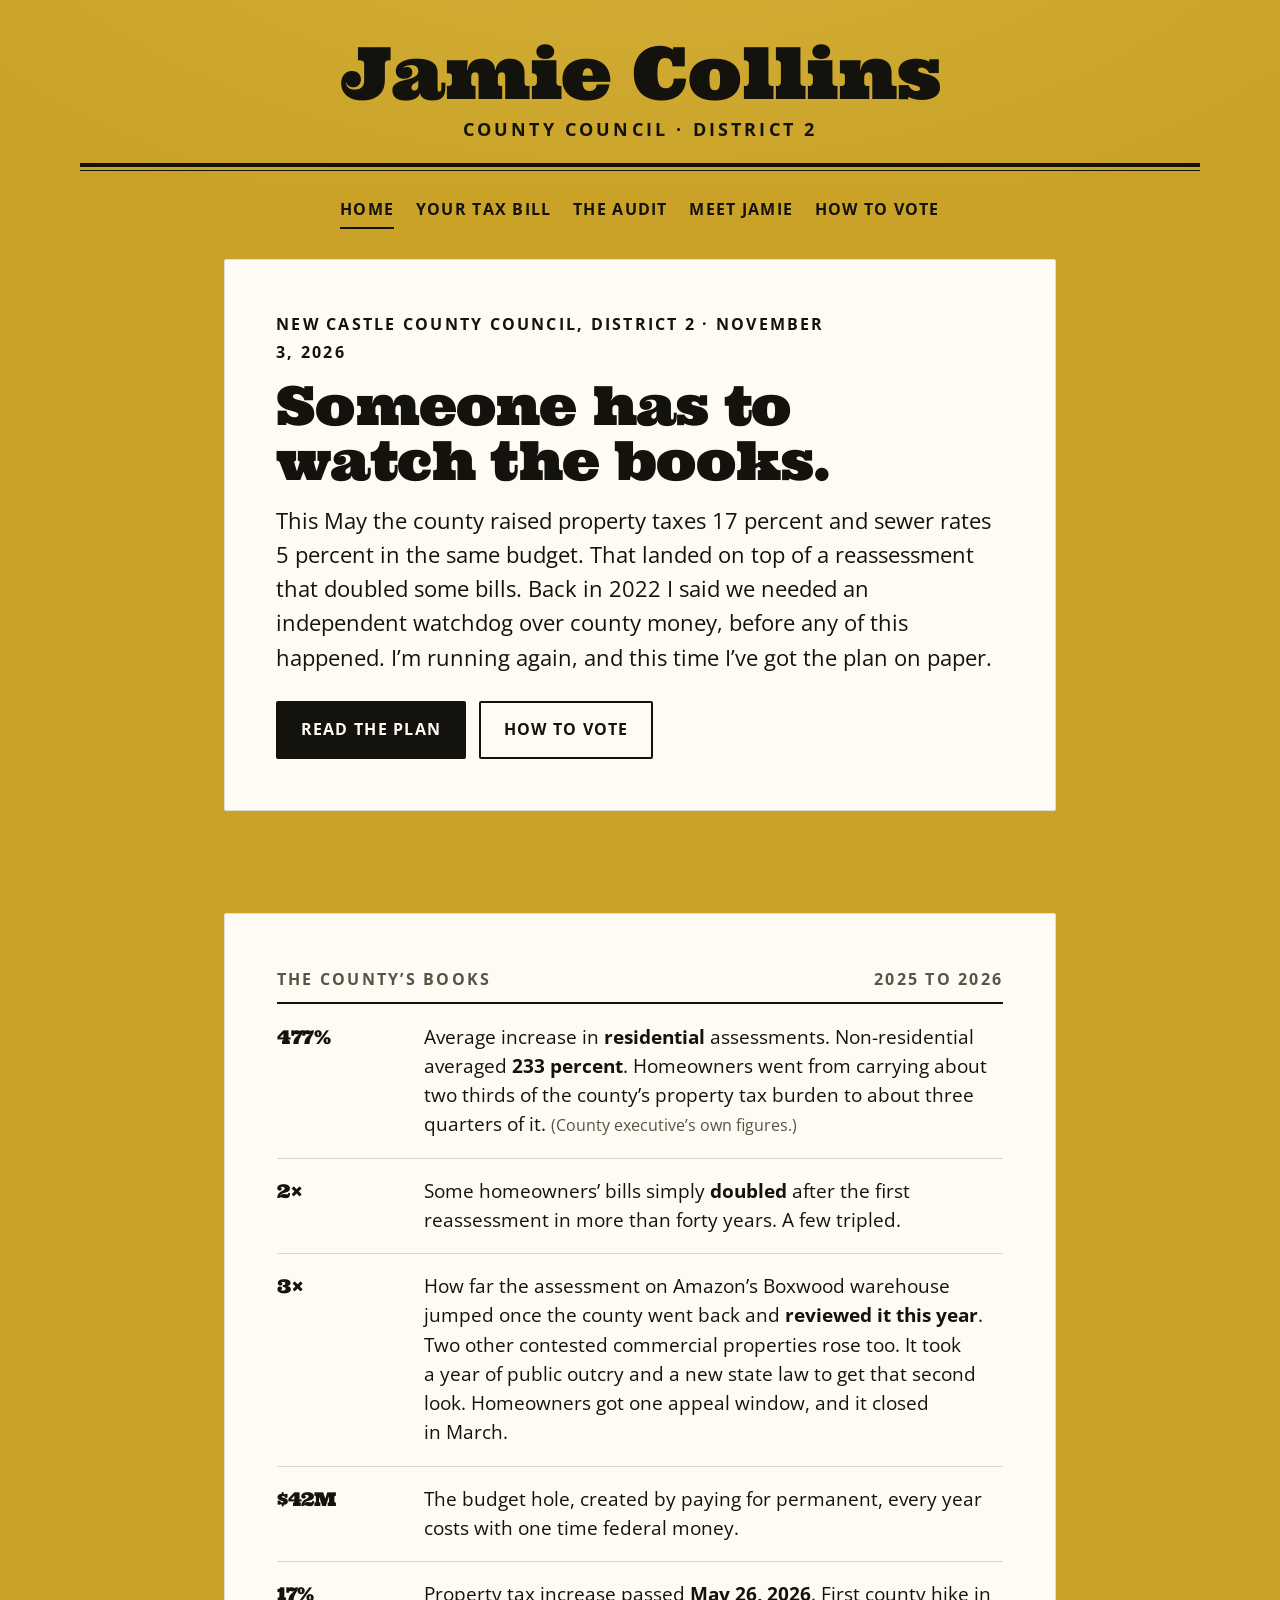
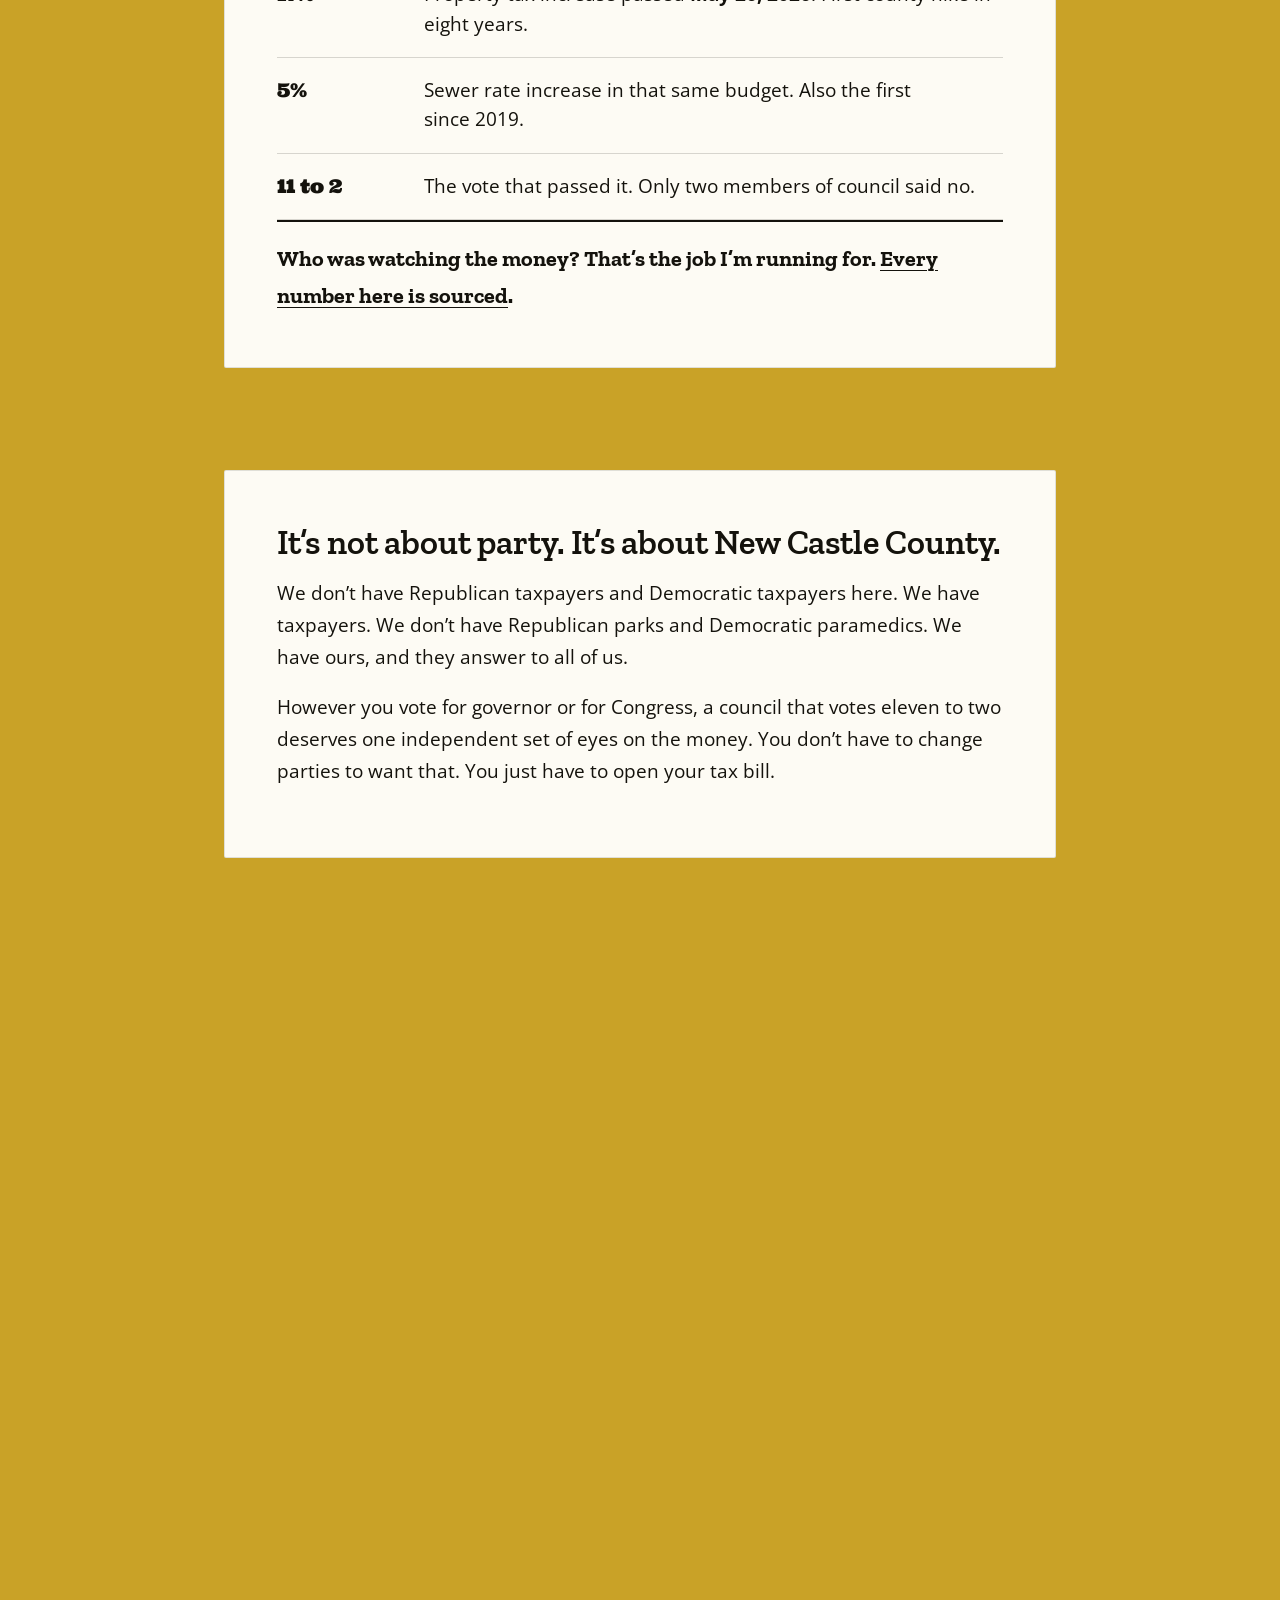
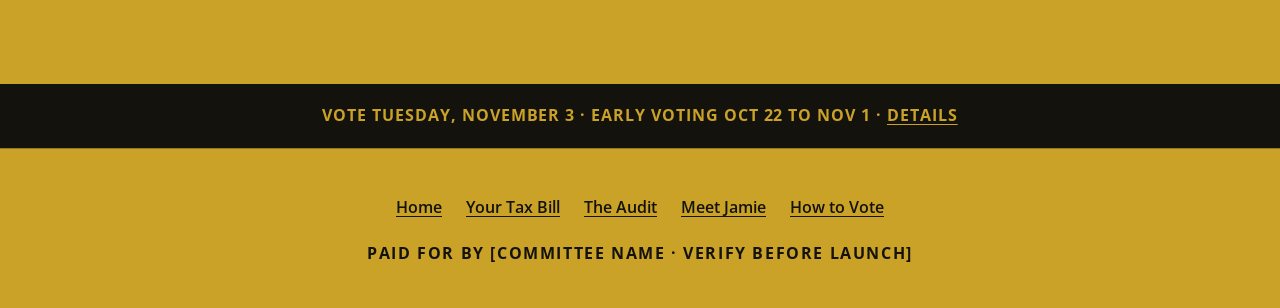
<file: index.html>
<!DOCTYPE html>
<html lang="en">
<head>
<meta charset="utf-8">
<meta name="viewport" content="width=device-width, initial-scale=1">
<title>Jamie Collins for New Castle County Council, District 2</title>
<meta name="description" content="Jamie Collins is running for New Castle County Council District 2 in Delaware. County property taxes went up 17 percent and sewer rates 5 percent. His plan: a full public audit before anyone asks taxpayers for more.">
<link rel="canonical" href="https://collinsforcouncil.com/">
<meta name="robots" content="index, follow, max-image-preview:large">
<link rel="icon" href="/images/favicon.png" sizes="any">

<meta property="og:type" content="website">
<meta property="og:site_name" content="Jamie Collins for New Castle County Council">
<meta property="og:locale" content="en_US">
<meta property="og:title" content="Jamie Collins for County Council, District 2">
<meta property="og:description" content="County taxes went up 17 percent. Sewer went up too. Someone has to watch the books. Vote November 3.">
<meta property="og:url" content="https://collinsforcouncil.com/">
<meta property="og:image" content="https://collinsforcouncil.com/images/jamie.jpg">
<meta property="og:image:alt" content="Jamie Collins, candidate for New Castle County Council District 2">
<meta name="twitter:card" content="summary_large_image">
<meta name="theme-color" content="#C9A227">

<link rel="preconnect" href="https://fonts.googleapis.com">
<link rel="preconnect" href="https://fonts.gstatic.com" crossorigin>
<link href="https://fonts.googleapis.com/css2?family=Ultra&family=Zilla+Slab:wght@500;600;700&family=Open+Sans:wght@400;600;700&display=swap" rel="stylesheet">
<link rel="stylesheet" href="/style.css">

<script type="application/ld+json">
{
  "@context":"https://schema.org",
  "@graph":[
    {
      "@type":"WebSite",
      "@id":"https://collinsforcouncil.com/#website",
      "url":"https://collinsforcouncil.com/",
      "name":"Jamie Collins for New Castle County Council",
      "description":"Campaign site for Jamie Collins, candidate for New Castle County Council District 2 in Delaware.",
      "publisher":{"@id":"https://collinsforcouncil.com/#jamie"},
      "inLanguage":"en-US"
    },
    {
      "@type":"Person",
      "@id":"https://collinsforcouncil.com/#jamie",
      "name":"Jamie Collins",
      "givenName":"Jamie",
      "familyName":"Collins",
      "jobTitle":"Candidate for New Castle County Council, District 2",
      "description":"Republican candidate for New Castle County Council District 2 in Delaware, covering Brandywine Hundred and greater Greenville. Running on fiscal oversight, property tax accountability, and a public performance audit of county government.",
      "url":"https://collinsforcouncil.com/",
      "image":"https://collinsforcouncil.com/images/jamie.jpg",
      "mainEntityOfPage":{"@id":"https://collinsforcouncil.com/meet-jamie/#webpage"},
      "homeLocation":{
        "@type":"Place",
        "name":"New Castle County, Delaware",
        "address":{
          "@type":"PostalAddress",
          "addressRegion":"DE",
          "addressCountry":"US"
        }
      },
      "knowsAbout":[
        "New Castle County government",
        "Property tax assessment and appeals",
        "Municipal budget oversight",
        "Government performance auditing"
      ],
      "sameAs":[
        "https://www.facebook.com/100085375716927/"
      ]
    },
    {
      "@type":"WebPage",
      "@id":"https://collinsforcouncil.com/#webpage",
      "url":"https://collinsforcouncil.com/",
      "name":"Jamie Collins for New Castle County Council, District 2",
      "description":"Someone has to watch the books. Jamie Collins is running for New Castle County Council District 2 on fiscal oversight and a full public audit of county government.",
      "isPartOf":{"@id":"https://collinsforcouncil.com/#website"},
      "about":{"@id":"https://collinsforcouncil.com/#jamie"},
      "dateModified":"2026-08-03",
      "inLanguage":"en-US"
    }
  ]
}
</script>
</head>
<body>
<a class="skip" href="#main">Skip to content</a>

<header class="masthead">
  <div class="wrap">
    <p class="nameplate"><a href="/">Jamie Collins</a></p>
    <p class="office">County Council &middot; District 2</p>
    <div class="rules"><hr><hr></div>
    <nav class="nav" aria-label="Main">
      <ul>
        <li><a href="/" aria-current="page">Home</a></li>
        <li><a href="/taxbill/">Your Tax Bill</a></li>
        <li><a href="/audit/">The Audit</a></li>
        <li><a href="/meet-jamie/">Meet Jamie</a></li>
        <li><a href="/vote/">How to Vote</a></li>
      </ul>
    </nav>
  </div>
</header>

<main id="main">

  <section class="band band--hero">
    <div class="wrap">
      <div class="open rise">
        <p class="eyebrow">New Castle County Council, District 2 &middot; November 3, 2026</p>
        <h1>Someone has to watch the books.</h1>
        <p class="lede">This May the county raised property taxes 17 percent and sewer rates 5 percent in the same budget. That landed on top of a reassessment that doubled some bills. Back in 2022 I said we needed an independent watchdog over county money, before any of this happened. I&rsquo;m running again, and this time I&rsquo;ve got the plan on paper.</p>
        <div class="btns">
          <a class="btn" href="/audit/">Read the plan</a>
          <a class="btn btn--ghost" href="/vote/">How to vote</a>
        </div>
      </div>
    </div>
  </section>

  <section class="band band--tight">
    <div class="wrap">
      <div class="sheet ledger">
        <div class="ledger-head">
          <span>The county&rsquo;s books</span>
          <span>2025 to 2026</span>
        </div>

        <div class="entry">
          <p class="fig">477%</p>
          <p>Average increase in <strong>residential</strong> assessments. Non-residential averaged <strong>233 percent</strong>. Homeowners went from carrying about two thirds of the county&rsquo;s property tax burden to about three quarters of it. <span class="small">(County executive&rsquo;s own figures.)</span></p>
        </div>

        <div class="entry">
          <p class="fig">2&times;</p>
          <p>Some homeowners&rsquo; bills simply <strong>doubled</strong> after the first reassessment in more than forty years. A few tripled.</p>
        </div>

        <div class="entry">
          <p class="fig">3&times;</p>
          <p>How far the assessment on Amazon&rsquo;s Boxwood warehouse jumped once the county went back and <strong>reviewed it this year</strong>. Two other contested commercial properties rose too. It took a year of public outcry and a new state law to get that second look. Homeowners got one appeal window, and it closed in March.</p>
        </div>

        <div class="entry">
          <p class="fig">$42M</p>
          <p>The budget hole, created by paying for permanent, every year costs with one time federal money.</p>
        </div>

        <div class="entry">
          <p class="fig">17%</p>
          <p>Property tax increase passed <strong>May 26, 2026</strong>. First county hike in eight years.</p>
        </div>

        <div class="entry">
          <p class="fig">5%</p>
          <p>Sewer rate increase in that same budget. Also the first since 2019.</p>
        </div>

        <div class="entry">
          <p class="fig">11 to 2</p>
          <p>The vote that passed it. Only two members of council said no.</p>
        </div>

        <p class="ledger-foot">Who was watching the money? That&rsquo;s the job I&rsquo;m running for. <a href="/taxbill/">Every number here is sourced</a>.</p>
      </div>
    </div>
  </section>

  <section class="band band--defer">
    <div class="wrap">
      <div class="open">
        <h2 style="margin-top:0">It&rsquo;s not about party. It&rsquo;s about New Castle County.</h2>
        <p>We don&rsquo;t have Republican taxpayers and Democratic taxpayers here. We have taxpayers. We don&rsquo;t have Republican parks and Democratic paramedics. We have ours, and they answer to all of us.</p>
        <p>However you vote for governor or for Congress, a council that votes eleven to two deserves one independent set of eyes on the money. You don&rsquo;t have to change parties to want that. You just have to open your tax bill.</p>
      </div>
    </div>
  </section>

  <section class="band band--tight band--defer">
    <div class="wrap">
      <div class="sheet">
        <p class="eyebrow">What I&rsquo;ll do</p>
        <h2 style="margin-top:0">Four commitments</h2>

        <div class="plank">
          <h3>Hold the line on spending.</h3>
          <p>I said that in 2022 and I have not changed my mind. It starts with the first comprehensive, independent, public performance audit of New Castle County government in years. Every department, every contract, every dollar, with the findings published where residents can actually read them. <a href="/audit/">See the full plan</a>.</p>
        </div>

        <div class="plank">
          <h3>Grow smarter, not bigger.</h3>
          <p>We have empty storefronts and half used shopping centers all over this county. Fix those first, before we pave another field. Responsible growth should make housing more affordable, not less, and it should respect the neighborhoods that are already here.</p>
        </div>

        <div class="plank">
          <h3>Services you can count on.</h3>
          <p>Paramedic response times, county police, parks, libraries, sewers and stormwater. You&rsquo;re paying 17 percent more. Your services should show it.</p>
        </div>

        <div class="plank">
          <h3>Make every acre earn its keep.</h3>
          <p>The county owns thousands of acres and mows a great deal of it at your expense. The Delaware Heritage Landscapes Initiative turns selected roadsides and stormwater basins into native meadows. Lower maintenance bills, habitat for monarchs and honeybees, and public land that finally gives something back. <a href="/audit/#heritage">Read the proposal</a>.</p>
        </div>
      </div>
    </div>
  </section>

  <section class="band band--tight band--defer">
    <div class="wrap">
      <div class="card card--alt" style="max-width:46rem">
        <h2 style="margin-top:0">Three questions before spending your money</h2>
        <ul class="marks">
          <li><strong>Will it work?</strong></li>
          <li><strong>Do we need it?</strong></li>
          <li><strong>Can we afford it?</strong></li>
        </ul>
        <p>If the answer to any one of them is no, we think twice before spending a dollar that belongs to somebody else.</p>
      </div>
    </div>
  </section>

  <section class="band band--defer">
    <div class="wrap">
      <div class="open">
        <blockquote class="quote">
          &ldquo;We don&rsquo;t strengthen communities by putting up bigger barriers. We strengthen them by building better opportunities. I want to fix what we already have first.&rdquo;
          <cite>Jamie Collins</cite>
        </blockquote>
        <div class="btns">
          <a class="btn" href="/taxbill/">What happened to your tax bill</a>
          <a class="btn btn--ghost" href="/meet-jamie/">Meet Jamie</a>
        </div>
      </div>
    </div>
  </section>

  <section class="band band--tight band--defer">
    <div class="wrap">
      <div class="signup">
        <div class="card">
          <h2 style="margin-top:0">Stay in the loop</h2>
          <p>An email or two a month between now and November 3. Where I&rsquo;ll be, what council is voting on, and how you can help. No spam, and we&rsquo;ll never sell your address.</p>
          <div class="btns">
            <a class="btn" href="mailto:[EMAIL ADDRESS]?subject=Add%20me%20to%20campaign%20updates">Email us to sign up</a>
          </div>
        </div>
      </div>
    </div>
  </section>

</main>

<div class="votebar">
  <p>Vote Tuesday, November 3 &middot; Early voting Oct 22 to Nov 1 &middot; <a href="/vote/">Details</a></p>
</div>

<footer class="footer">
  <div class="wrap">
    <ul>
      <li><a href="/">Home</a></li>
      <li><a href="/taxbill/">Your Tax Bill</a></li>
      <li><a href="/audit/">The Audit</a></li>
      <li><a href="/meet-jamie/">Meet Jamie</a></li>
      <li><a href="/vote/">How to Vote</a></li>
    </ul>
    <p class="disclaimer">Paid for by [COMMITTEE NAME &middot; VERIFY BEFORE LAUNCH]</p>
  </div>
</footer>

</body>
</html>
</file>
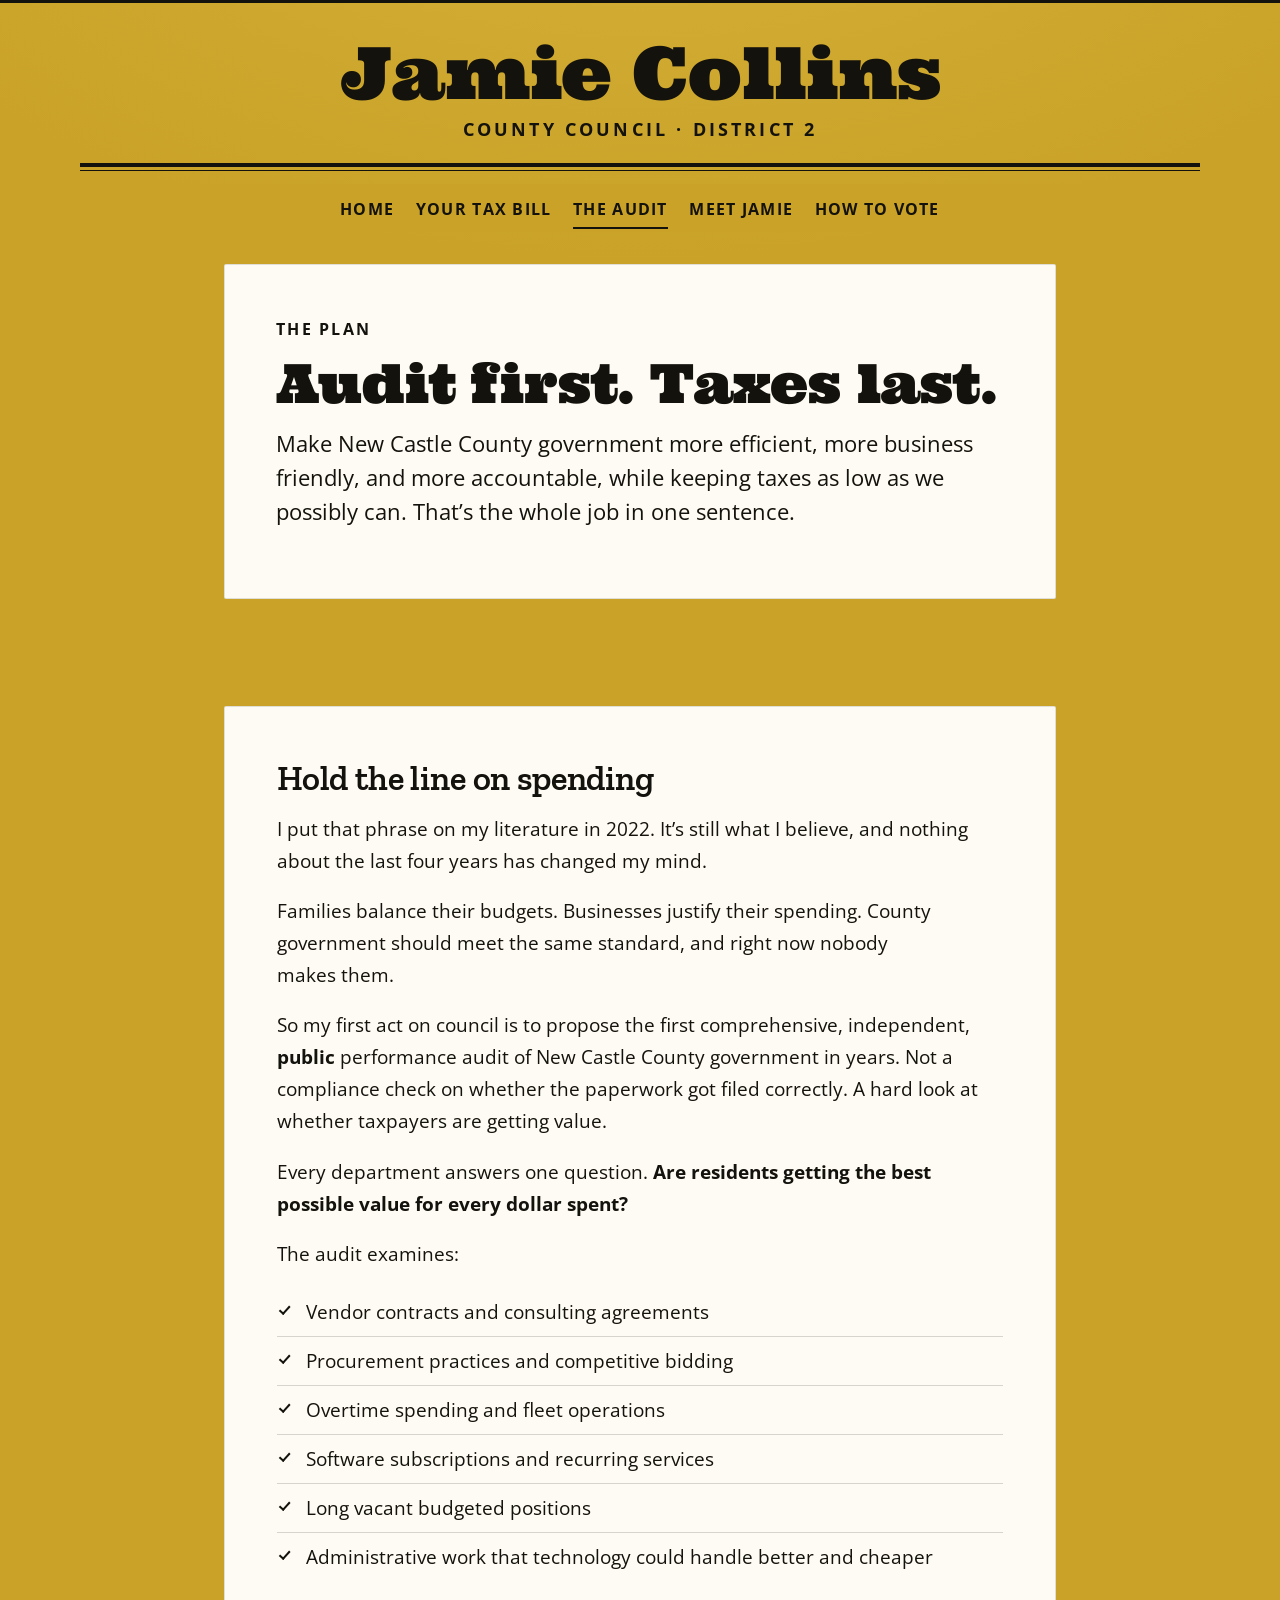
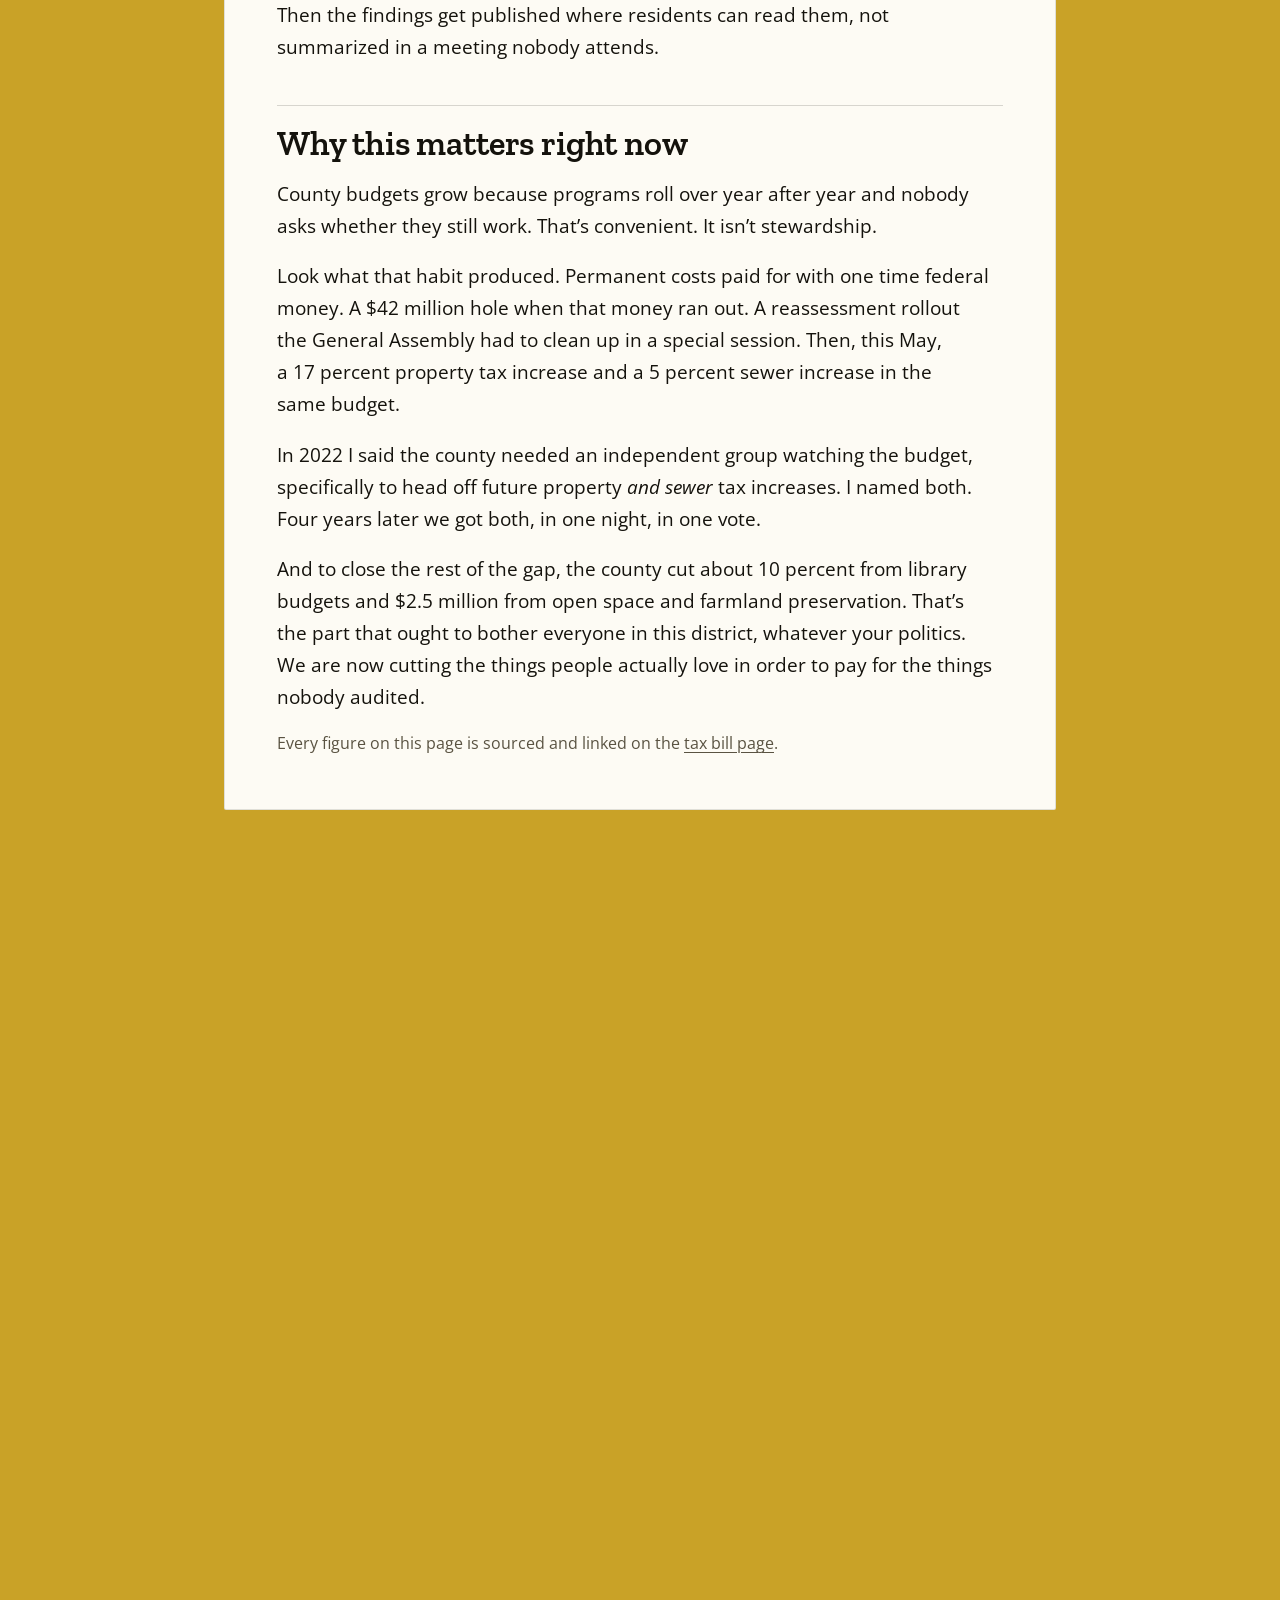
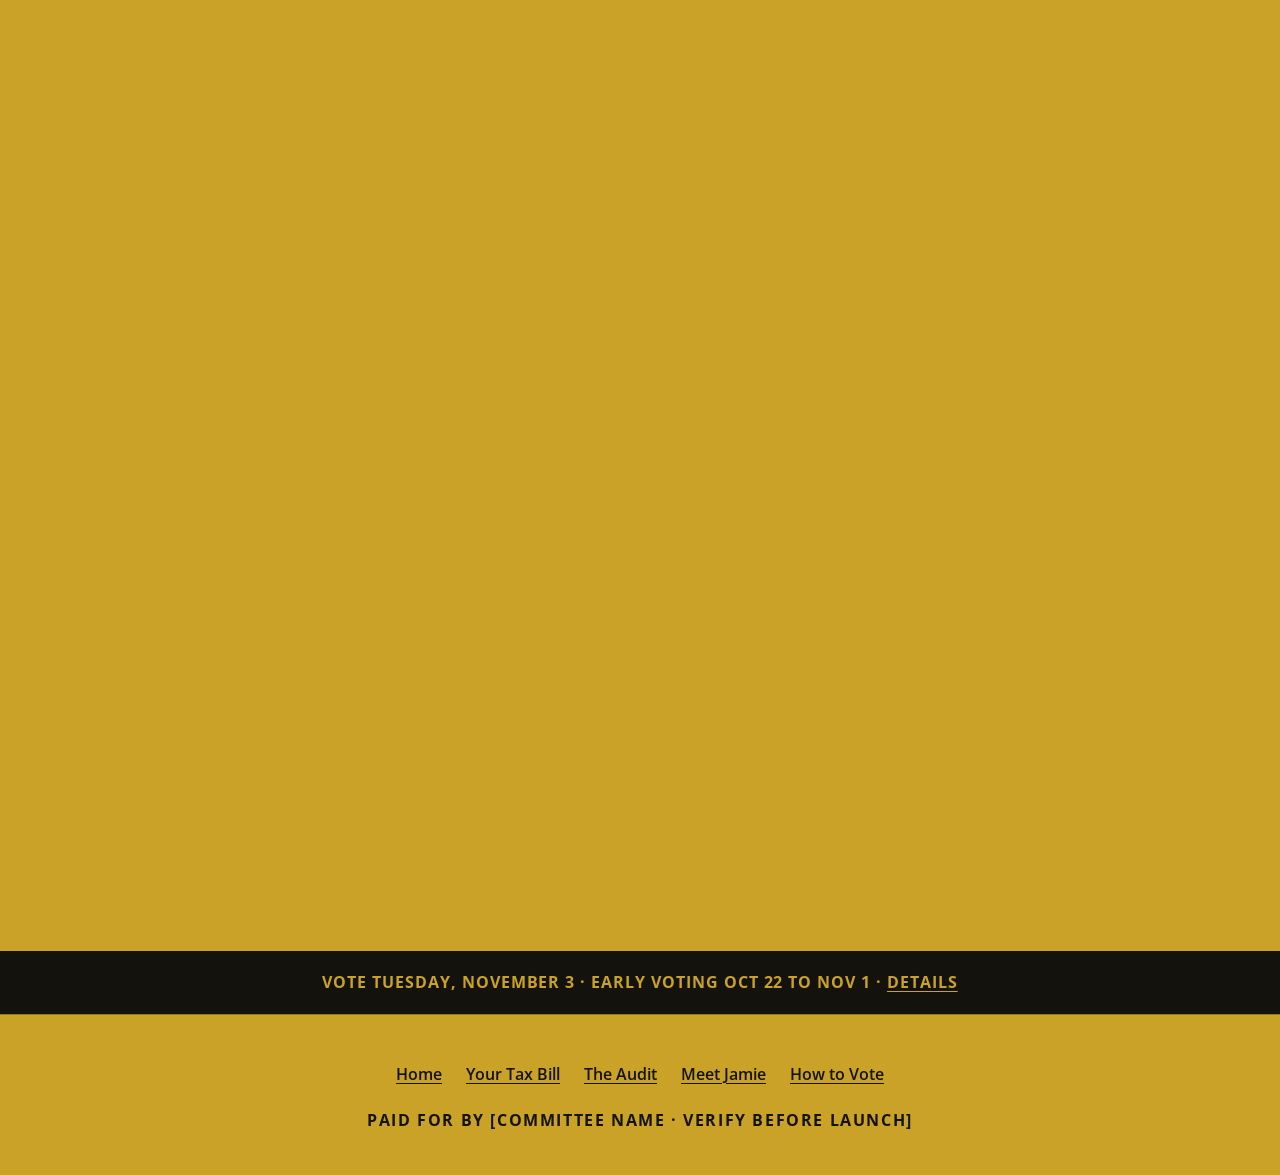
<file: audit/index.html>
<!DOCTYPE html>
<html lang="en">
<head>
<meta charset="utf-8">
<meta name="viewport" content="width=device-width, initial-scale=1">
<title>The Audit Plan for New Castle County | Jamie Collins, District 2</title>
<meta name="description" content="Jamie Collins' plan for New Castle County: a full public performance audit of county government, the Delaware Heritage Landscapes Initiative, and growth that fixes what we already have before paving open space.">
<link rel="canonical" href="https://collinsforcouncil.com/audit/">
<meta name="robots" content="index, follow, max-image-preview:large">
<link rel="icon" href="/images/favicon.png" sizes="any">

<meta property="og:type" content="article">
<meta property="og:site_name" content="Jamie Collins for New Castle County Council">
<meta property="og:locale" content="en_US">
<meta property="og:title" content="Audit first. Taxes last.">
<meta property="og:description" content="A full public audit of county government, and four things that come before your wallet.">
<meta property="og:url" content="https://collinsforcouncil.com/audit/">
<meta property="og:image" content="https://collinsforcouncil.com/images/jamie.jpg">
<meta property="og:image:alt" content="Jamie Collins, candidate for New Castle County Council District 2">
<meta name="twitter:card" content="summary_large_image">
<meta name="theme-color" content="#C9A227">

<link rel="preconnect" href="https://fonts.googleapis.com">
<link rel="preconnect" href="https://fonts.gstatic.com" crossorigin>
<link href="https://fonts.googleapis.com/css2?family=Ultra&family=Zilla+Slab:wght@500;600;700&family=Open+Sans:wght@400;600;700&display=swap" rel="stylesheet">
<link rel="stylesheet" href="/style.css">

<script type="application/ld+json">
{
  "@context":"https://schema.org",
  "@graph":[
    {
      "@type":"WebSite",
      "@id":"https://collinsforcouncil.com/#website",
      "url":"https://collinsforcouncil.com/",
      "name":"Jamie Collins for New Castle County Council",
      "inLanguage":"en-US"
    },
    {
      "@type":"Person",
      "@id":"https://collinsforcouncil.com/#jamie",
      "name":"Jamie Collins",
      "jobTitle":"Candidate for New Castle County Council, District 2",
      "url":"https://collinsforcouncil.com/",
      "image":"https://collinsforcouncil.com/images/jamie.jpg",
      "homeLocation":{"@type":"Place","name":"New Castle County, Delaware"}
    },
    {
      "@type":"WebPage",
      "@id":"https://collinsforcouncil.com/audit/#webpage",
      "url":"https://collinsforcouncil.com/audit/",
      "name":"The Audit Plan for New Castle County",
      "description":"A full public performance audit of New Castle County government, the Delaware Heritage Landscapes Initiative, and responsible growth.",
      "isPartOf":{"@id":"https://collinsforcouncil.com/#website"},
      "about":{"@id":"https://collinsforcouncil.com/#jamie"},
      "inLanguage":"en-US"
    },
    {
      "@type":"BreadcrumbList",
      "itemListElement":[
        {"@type":"ListItem","position":1,"name":"Home","item":"https://collinsforcouncil.com/"},
        {"@type":"ListItem","position":2,"name":"The Audit","item":"https://collinsforcouncil.com/audit/"}
      ]
    }
  ]
}
</script>
</head>
<body>
<div class="progress" aria-hidden="true"></div>
<a class="skip" href="#main">Skip to content</a>

<header class="masthead">
  <div class="wrap">
    <p class="nameplate"><a href="/">Jamie Collins</a></p>
    <p class="office">County Council &middot; District 2</p>
    <div class="rules"><hr><hr></div>
    <nav class="nav" aria-label="Main">
      <ul>
        <li><a href="/">Home</a></li>
        <li><a href="/taxbill/">Your Tax Bill</a></li>
        <li><a href="/audit/" aria-current="page">The Audit</a></li>
        <li><a href="/meet-jamie/">Meet Jamie</a></li>
        <li><a href="/vote/">How to Vote</a></li>
      </ul>
    </nav>
  </div>
</header>

<main id="main">

<section class="band band--hero">
  <div class="wrap">
    <div class="open rise">
      <p class="eyebrow">The plan</p>
      <h1>Audit first. Taxes last.</h1>
      <p class="lede">Make New Castle County government more efficient, more business friendly, and more accountable, while keeping taxes as low as we possibly can. That&rsquo;s the whole job in one sentence.</p>
    </div>
  </div>
</section>

<section class="band band--tight">
  <div class="wrap">
    <article class="sheet article">

      <h2>Hold the line on spending</h2>
      <p>I put that phrase on my literature in 2022. It&rsquo;s still what I believe, and nothing about the last four years has changed my mind.</p>
      <p>Families balance their budgets. Businesses justify their spending. County government should meet the same standard, and right now nobody makes them.</p>
      <p>So my first act on council is to propose the first comprehensive, independent, <strong>public</strong> performance audit of New Castle County government in years. Not a compliance check on whether the paperwork got filed correctly. A hard look at whether taxpayers are getting value.</p>
      <p>Every department answers one question. <strong>Are residents getting the best possible value for every dollar spent?</strong></p>
      <p>The audit examines:</p>
      <ul class="marks">
        <li>Vendor contracts and consulting agreements</li>
        <li>Procurement practices and competitive bidding</li>
        <li>Overtime spending and fleet operations</li>
        <li>Software subscriptions and recurring services</li>
        <li>Long vacant budgeted positions</li>
        <li>Administrative work that technology could handle better and cheaper</li>
      </ul>
      <p>Then the findings get published where residents can read them, not summarized in a meeting nobody attends.</p>

      <h2>Why this matters right now</h2>
      <p>County budgets grow because programs roll over year after year and nobody asks whether they still work. That&rsquo;s convenient. It isn&rsquo;t stewardship.</p>
      <p>Look what that habit produced. Permanent costs paid for with one time federal money. A $42 million hole when that money ran out. A reassessment rollout the General Assembly had to clean up in a special session. Then, this May, a 17 percent property tax increase and a 5 percent sewer increase in the same budget.</p>
      <p>In 2022 I said the county needed an independent group watching the budget, specifically to head off future property <em>and sewer</em> tax increases. I named both. Four years later we got both, in one night, in one vote.</p>
      <p>And to close the rest of the gap, the county cut about 10 percent from library budgets and $2.5 million from open space and farmland preservation. That&rsquo;s the part that ought to bother everyone in this district, whatever your politics. We are now cutting the things people actually love in order to pay for the things nobody audited.</p>
      <p class="small">Every figure on this page is sourced and linked on the <a href="/taxbill/#sources">tax bill page</a>.</p>

    </article>
  </div>
</section>

<section class="band band--tight band--defer">
  <div class="wrap">
    <div class="sheet">
      <p class="eyebrow">The order of operations</p>
      <h2 style="margin-top:0">Four things that come before your wallet</h2>
      <p>Raising the rate is a last resort, not an opening move. Here&rsquo;s the order I&rsquo;d work in.</p>

      <div class="steps">
        <div class="step">
          <h3>Audit out the waste</h3>
          <p>The performance audit above. Whatever it saves goes back into what residents actually care about. Public safety, parks, libraries, and the roads and pipes underneath us.</p>
        </div>

        <div class="step">
          <h3>Collect what&rsquo;s already owed</h3>
          <p>Unpaid fees, fines, and licensing obligations are money the county has already earned and simply hasn&rsquo;t gone and collected. Chasing that is a lot less painful than raising rates on the people who pay on time.</p>
        </div>

        <div class="step">
          <h3>Make public assets earn</h3>
          <p>The county owns thousands of acres. Some of it costs money every single year and gives back nothing but another round of mowing. That&rsquo;s the Delaware Heritage Landscapes Initiative, and it gets its own section below.</p>
        </div>

        <div class="step">
          <h3>Grow the tax base, not the tax rate</h3>
          <p>Permitting that is fast and predictable for homeowners and small businesses. Vacant commercial property brought back into use. More taxpayers sharing the load instead of a heavier load on the ones already here.</p>
        </div>
      </div>

      <p class="steps-total">We don&rsquo;t need to raise taxes. We need to raise taxpayers.</p>
    </div>
  </div>
</section>

<section class="band band--tight band--defer" id="heritage">
  <div class="wrap">
    <article class="sheet article">
      <p class="eyebrow">A proposal</p>
      <h2 style="margin-top:0">The Delaware Heritage Landscapes Initiative</h2>
      <p class="lede">Turning public land into community assets.</p>

      <p>New Castle County owns thousands of acres of public land. Some of it serves an important purpose. A lot of it just costs taxpayers money every year to keep mowed.</p>
      <p>So here&rsquo;s the proposal. Take selected county properties, the roadside strips, the stormwater basins, the odd corners nobody uses, and turn them into beautiful, low maintenance native landscapes.</p>

      <p>Here&rsquo;s what that gets us:</p>
      <ul class="marks">
        <li><strong>Lower maintenance costs.</strong> Native plantings need cutting a couple of times a year instead of every couple of weeks. That&rsquo;s fuel, equipment, and labor the county stops spending.</li>
        <li><strong>Support for pollinators and agriculture.</strong> Monarchs, honeybees, and the Delaware farms that depend on them.</li>
        <li><strong>Natural beauty preserved.</strong> A meadow along Concord Pike beats another mowed ditch, and it holds stormwater better too.</li>
        <li><strong>Educational partnerships.</strong> Schools, scout troops, garden clubs, and our local beekeepers all have a reason to be involved.</li>
        <li><strong>Community involvement.</strong> These become places neighbors actually want to look at and take care of.</li>
        <li><strong>Taxpayer dollars saved.</strong> Every year, not just once.</li>
      </ul>

      <p>This district knows native plants better than almost anywhere in the country. Mt. Cuba is right here. We have garden clubs that have been at this for generations. We ought to be leading on this, not mowing past it.</p>

      <p>And there is a harder point underneath. This year the county cut millions from open space and farmland preservation because it could not afford them. Land that costs less to keep is land we don&rsquo;t have to choose between preserving and affording.</p>

      <blockquote class="quote" style="margin-top:var(--sp-l)">
        &ldquo;Government assets shouldn&rsquo;t simply be maintained. They should create value.&rdquo;
        <cite>Jamie Collins</cite>
      </blockquote>
    </article>
  </div>
</section>

<section class="band band--tight band--defer">
  <div class="wrap">
    <article class="sheet article">
      <p class="eyebrow">Growth</p>
      <h2 style="margin-top:0">Growing smarter, not bigger</h2>

      <blockquote class="quote">
        &ldquo;We don&rsquo;t strengthen communities by putting up bigger barriers. We strengthen them by building better opportunities. I want to fix what we already have first.&rdquo;
        <cite>Jamie Collins</cite>
      </blockquote>

      <p style="margin-top:var(--sp-l)">Responsible growth should strengthen a community. It shouldn&rsquo;t price families out of the neighborhoods they grew up in.</p>

      <h3>Redevelop vacant commercial property first</h3>
      <p>Drive Concord Pike, or Kirkwood Highway, or any of the older corridors in this county and count the empty storefronts. Half used shopping centers. Office buildings that emptied out and never came back. Every one of those already has roads, sewer, water, and power running to it, all paid for.</p>
      <p>Revitalize those sites before we expand into open space that we cannot get back. That&rsquo;s cheaper for the county, better for the tax base, and it doesn&rsquo;t cost us another field.</p>

      <h3>Permitting that respects the person filling out the form</h3>
      <p>Fast, predictable, digitally tracked permits with published timelines, for homeowners and small businesses. The deck, the new HVAC, the shop fit out. People should know what is required, how long it will take, and who is responsible at each step.</p>
      <p>Let me be clear about what I&rsquo;m not saying. This is not a fast lane for major rezonings, and it never will be. Big development gets more scrutiny, not less, and I&rsquo;ll always cast a clear yes or no so you know exactly where I stood.</p>
    </article>
  </div>
</section>

<section class="band band--tight band--defer">
  <div class="wrap">
    <div class="sheet" style="max-width:46rem">
      <h2 style="margin-top:0">Three questions, every time</h2>
      <p>Before county government spends a dollar that belongs to somebody else, I ask:</p>
      <ul class="marks">
        <li><strong>Will it work?</strong></li>
        <li><strong>Do we need it?</strong></li>
        <li><strong>Can we afford it?</strong></li>
      </ul>
      <p>If any answer is no, we think twice. That&rsquo;s not a political philosophy. That&rsquo;s how your household already runs.</p>
    </div>
  </div>
</section>

<section class="band band--defer">
  <div class="wrap">
    <div class="open">
      <blockquote class="quote">
        &ldquo;Government should be audited like every business. Eliminate the waste before asking taxpayers to pay more.&rdquo;
        <cite>Jamie Collins</cite>
      </blockquote>
      <div class="btns">
        <a class="btn" href="/taxbill/">How we got here</a>
        <a class="btn btn--ghost" href="/meet-jamie/">Meet Jamie</a>
        <a class="btn btn--ghost" href="/vote/">How to vote</a>
      </div>
    </div>
  </div>
</section>

</main>

<div class="votebar">
  <p>Vote Tuesday, November 3 &middot; Early voting Oct 22 to Nov 1 &middot; <a href="/vote/">Details</a></p>
</div>

<footer class="footer">
  <div class="wrap">
    <ul>
      <li><a href="/">Home</a></li>
      <li><a href="/taxbill/">Your Tax Bill</a></li>
      <li><a href="/audit/">The Audit</a></li>
      <li><a href="/meet-jamie/">Meet Jamie</a></li>
      <li><a href="/vote/">How to Vote</a></li>
    </ul>
    <p class="disclaimer">Paid for by [COMMITTEE NAME &middot; VERIFY BEFORE LAUNCH]</p>
  </div>
</footer>

</body>
</html>
</file>
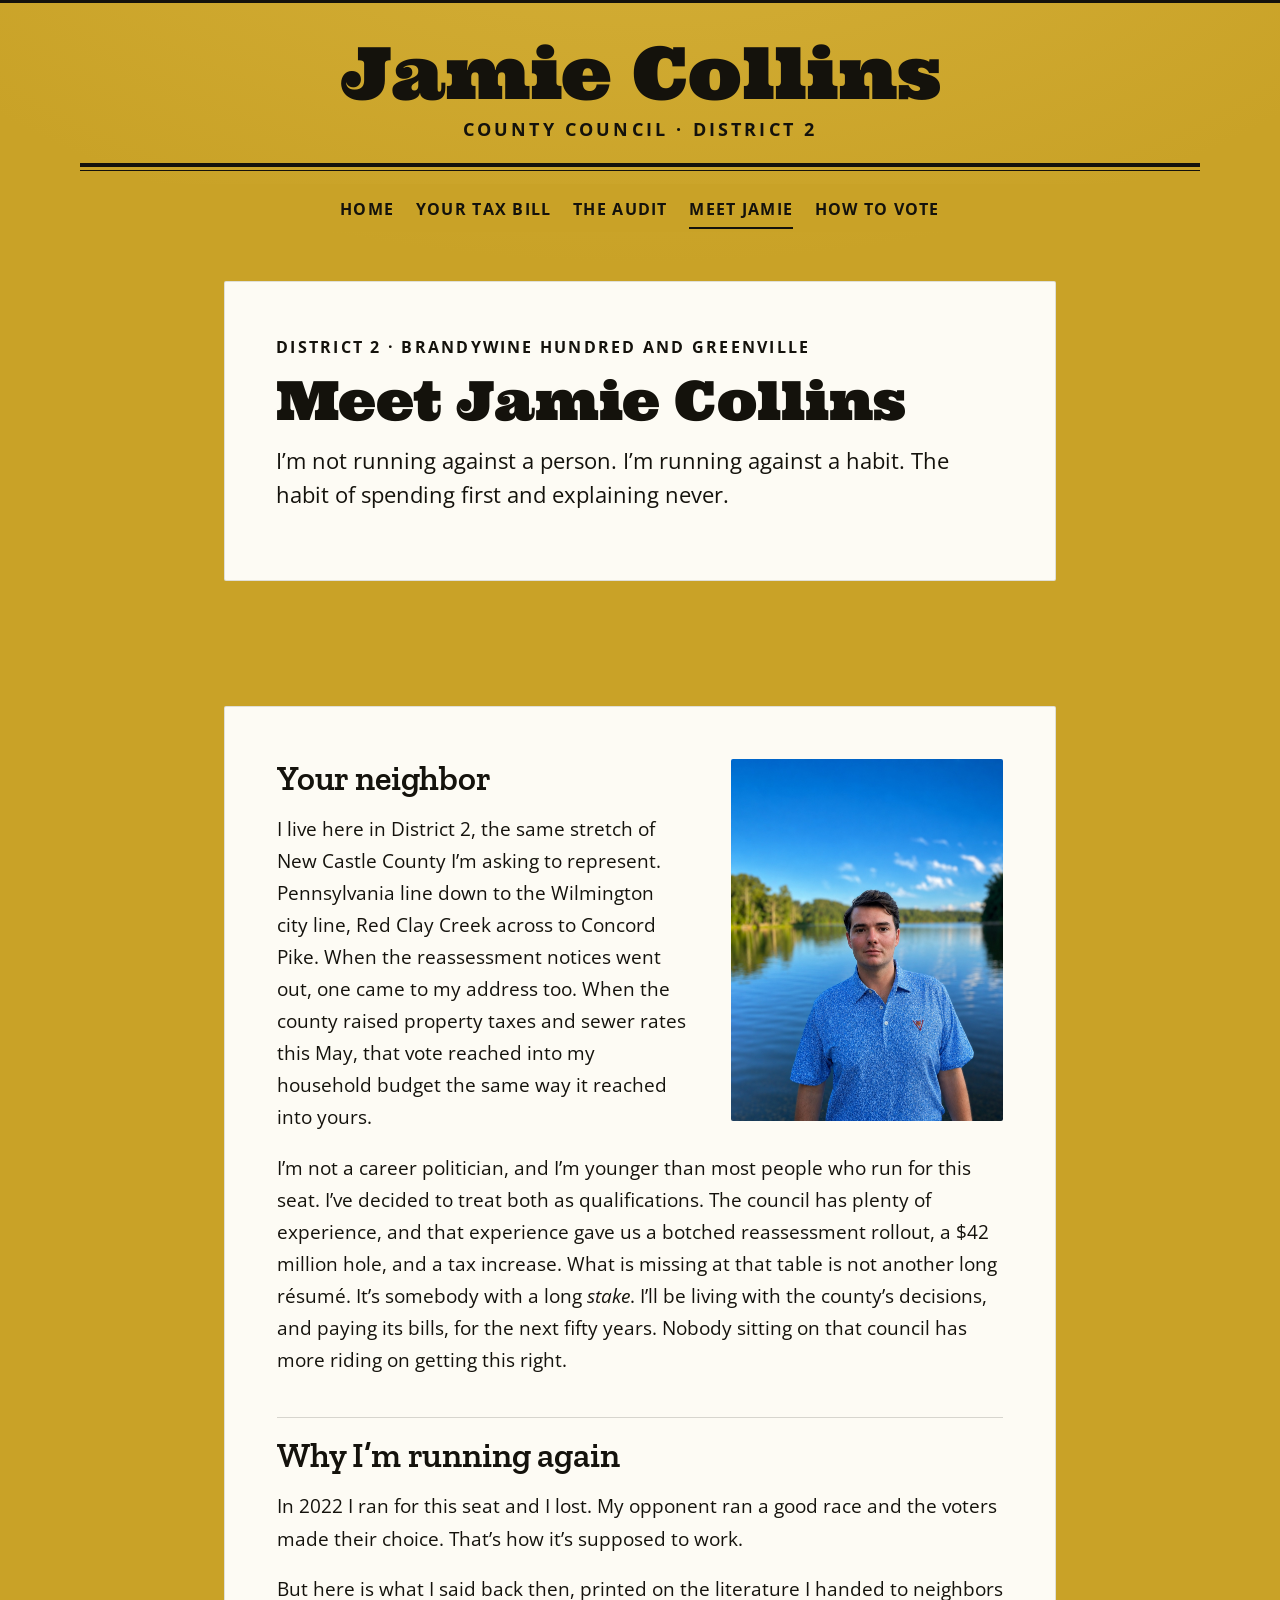
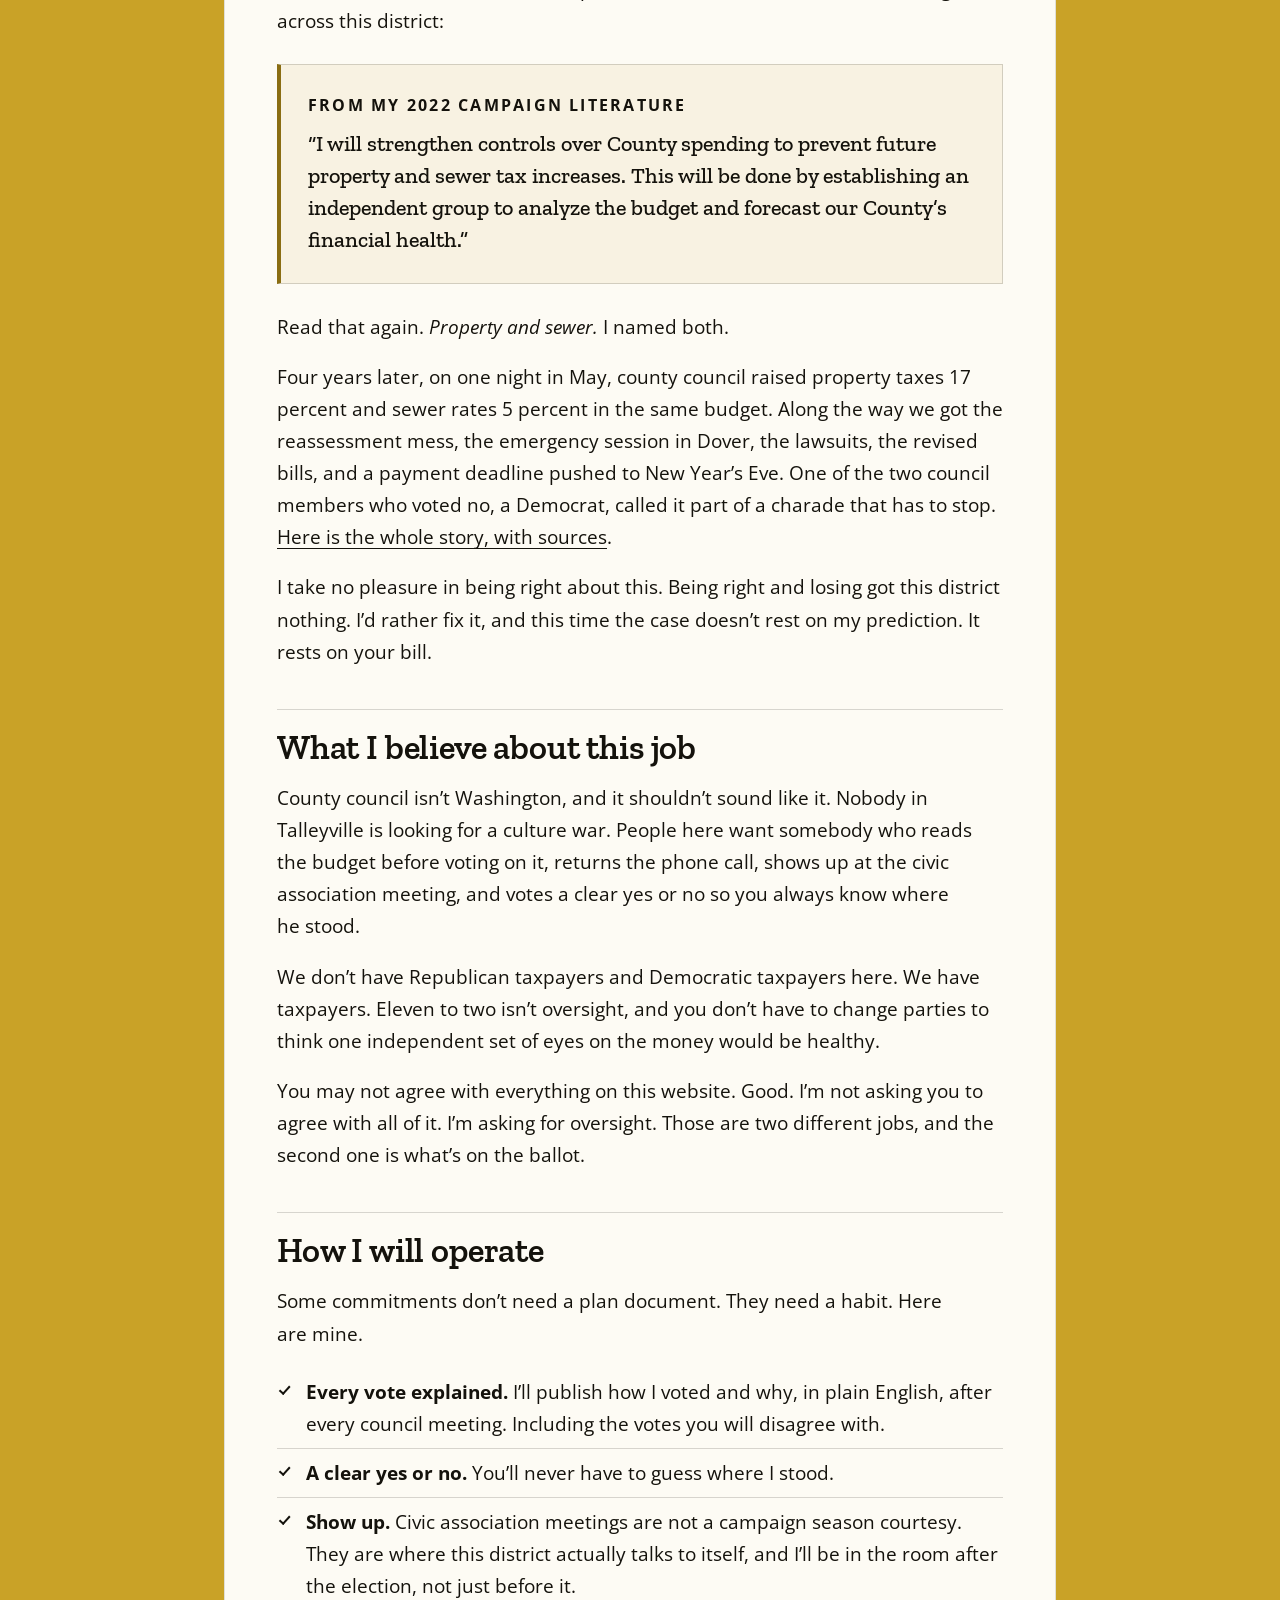
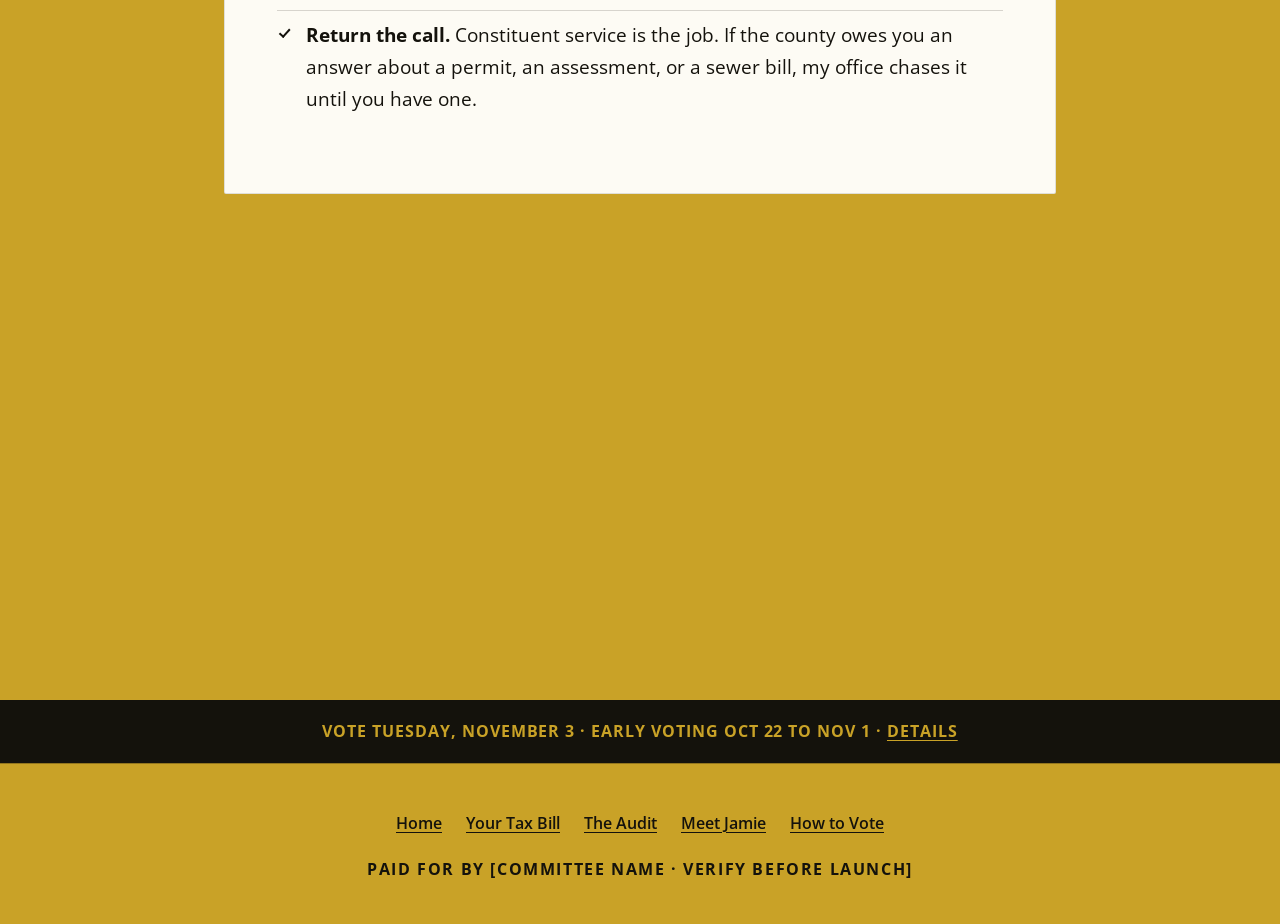
<file: meet-jamie/index.html>
<!DOCTYPE html>
<html lang="en">
<head>
<meta charset="utf-8">
<meta name="viewport" content="width=device-width, initial-scale=1">
<title>Meet Jamie Collins | New Castle County Council, District 2</title>
<meta name="description" content="Jamie Collins lives in District 2 and is running for New Castle County Council. He warned about county property and sewer tax increases in 2022. Now he is running with the plan to fix the oversight that failed.">
<link rel="canonical" href="https://collinsforcouncil.com/meet-jamie/">
<meta name="robots" content="index, follow, max-image-preview:large">
<link rel="icon" href="/images/favicon.png" sizes="any">

<meta property="og:type" content="profile">
<meta property="og:site_name" content="Jamie Collins for New Castle County Council">
<meta property="og:locale" content="en_US">
<meta property="profile:first_name" content="Jamie">
<meta property="profile:last_name" content="Collins">
<meta property="og:title" content="Meet Jamie Collins. County Council, District 2.">
<meta property="og:description" content="Your neighbor. Running to watch the county's books.">
<meta property="og:url" content="https://collinsforcouncil.com/meet-jamie/">
<meta property="og:image" content="https://collinsforcouncil.com/images/jamie.jpg">
<meta property="og:image:alt" content="Jamie Collins, candidate for New Castle County Council District 2">
<meta name="twitter:card" content="summary_large_image">
<meta name="theme-color" content="#C9A227">

<link rel="preconnect" href="https://fonts.googleapis.com">
<link rel="preconnect" href="https://fonts.gstatic.com" crossorigin>
<link href="https://fonts.googleapis.com/css2?family=Ultra&family=Zilla+Slab:wght@500;600;700&family=Open+Sans:wght@400;600;700&display=swap" rel="stylesheet">
<link rel="stylesheet" href="/style.css">

<script type="application/ld+json">
{
  "@context":"https://schema.org",
  "@graph":[
    {
      "@type":"WebSite",
      "@id":"https://collinsforcouncil.com/#website",
      "url":"https://collinsforcouncil.com/",
      "name":"Jamie Collins for New Castle County Council",
      "inLanguage":"en-US"
    },
    {
      "@type":"Person",
      "@id":"https://collinsforcouncil.com/#jamie",
      "name":"Jamie Collins",
      "givenName":"Jamie",
      "familyName":"Collins",
      "jobTitle":"Candidate for New Castle County Council, District 2",
      "description":"Republican candidate for New Castle County Council District 2 in Delaware, covering Brandywine Hundred and greater Greenville. Running on fiscal oversight, property tax accountability, and a public performance audit of county government.",
      "url":"https://collinsforcouncil.com/",
      "image":"https://collinsforcouncil.com/images/jamie.jpg",
      "mainEntityOfPage":{"@id":"https://collinsforcouncil.com/meet-jamie/#webpage"},
      "homeLocation":{"@type":"Place","name":"New Castle County, Delaware"},
      "knowsAbout":[
        "New Castle County government",
        "Property tax assessment and appeals",
        "Municipal budget oversight",
        "Government performance auditing"
      ],
      "sameAs":[
        "https://www.facebook.com/100085375716927/"
      ]
    },
    {
      "@type":"ProfilePage",
      "@id":"https://collinsforcouncil.com/meet-jamie/#webpage",
      "url":"https://collinsforcouncil.com/meet-jamie/",
      "name":"Meet Jamie Collins",
      "description":"Who Jamie Collins is, why he is running again for New Castle County Council District 2, and what he said about county spending in 2022.",
      "isPartOf":{"@id":"https://collinsforcouncil.com/#website"},
      "mainEntity":{"@id":"https://collinsforcouncil.com/#jamie"},
      "inLanguage":"en-US"
    },
    {
      "@type":"BreadcrumbList",
      "itemListElement":[
        {"@type":"ListItem","position":1,"name":"Home","item":"https://collinsforcouncil.com/"},
        {"@type":"ListItem","position":2,"name":"Meet Jamie","item":"https://collinsforcouncil.com/meet-jamie/"}
      ]
    }
  ]
}
</script>
</head>
<body>
<div class="progress" aria-hidden="true"></div>
<a class="skip" href="#main">Skip to content</a>

<header class="masthead">
  <div class="wrap">
    <p class="nameplate"><a href="/">Jamie Collins</a></p>
    <p class="office">County Council &middot; District 2</p>
    <div class="rules"><hr><hr></div>
    <nav class="nav" aria-label="Main">
      <ul>
        <li><a href="/">Home</a></li>
        <li><a href="/taxbill/">Your Tax Bill</a></li>
        <li><a href="/audit/">The Audit</a></li>
        <li><a href="/meet-jamie/" aria-current="page">Meet Jamie</a></li>
        <li><a href="/vote/">How to Vote</a></li>
      </ul>
    </nav>
  </div>
</header>

<main id="main">

<section class="band band--hero">
  <div class="wrap">
    <div class="open rise">
      <p class="eyebrow">District 2 &middot; Brandywine Hundred and Greenville</p>
      <h1>Meet Jamie Collins</h1>
      <p class="lede">I&rsquo;m not running against a person. I&rsquo;m running against a habit. The habit of spending first and explaining never.</p>
    </div>
  </div>
</section>

<section class="band band--tight">
  <div class="wrap">
    <article class="sheet article">

      <img class="portrait" src="/images/jamie.jpg" alt="Jamie Collins, candidate for New Castle County Council District 2" width="680" height="850">

      <h2>Your neighbor</h2>
      <p>I live here in District 2, the same stretch of New Castle County I&rsquo;m asking to represent. Pennsylvania line down to the Wilmington city line, Red Clay Creek across to Concord Pike. When the reassessment notices went out, one came to my address too. When the county raised property taxes and sewer rates this May, that vote reached into my household budget the same way it reached into yours.</p>

      <p>I&rsquo;m not a career politician, and I&rsquo;m younger than most people who run for this seat. I&rsquo;ve decided to treat both as qualifications. The council has plenty of experience, and that experience gave us a botched reassessment rollout, a $42 million hole, and a tax increase. What is missing at that table is not another long résumé. It&rsquo;s somebody with a long <em>stake</em>. I&rsquo;ll be living with the county&rsquo;s decisions, and paying its bills, for the next fifty years. Nobody sitting on that council has more riding on getting this right.</p>

      <h2>Why I&rsquo;m running again</h2>
      <p>In 2022 I ran for this seat and I lost. My opponent ran a good race and the voters made their choice. That&rsquo;s how it&rsquo;s supposed to work.</p>
      <p>But here is what I said back then, printed on the literature I handed to neighbors across this district:</p>

      <figure class="exhibit">
        <p class="eyebrow">From my 2022 campaign literature</p>
        <blockquote>
          <p>&ldquo;I will strengthen controls over County spending to prevent future property and sewer tax increases. This will be done by establishing an independent group to analyze the budget and forecast our County&rsquo;s financial health.&rdquo;</p>
        </blockquote>
      </figure>

      <!-- ARCHIVE LINK. Add when you have the URL.
           Search jamie4ncc.com at web.archive.org for a 2022 snapshot.
           Then delete this comment and paste the line below in its place,
           swapping in the real archive URL:

      <p class="small">Don&rsquo;t take my word for it. Here is that page on my
      2022 campaign site, <a href="ARCHIVE_URL_HERE" rel="noopener">captured
      by the Internet Archive</a> before any of this happened.</p>
      -->

      <p>Read that again. <em>Property and sewer.</em> I named both.</p>
      <p>Four years later, on one night in May, county council raised property taxes 17 percent and sewer rates 5 percent in the same budget. Along the way we got the reassessment mess, the emergency session in Dover, the lawsuits, the revised bills, and a payment deadline pushed to New Year&rsquo;s Eve. One of the two council members who voted no, a Democrat, called it part of a charade that has to stop. <a href="/taxbill/">Here is the whole story, with sources</a>.</p>
      <p>I take no pleasure in being right about this. Being right and losing got this district nothing. I&rsquo;d rather fix it, and this time the case doesn&rsquo;t rest on my prediction. It rests on your bill.</p>

      <h2>What I believe about this job</h2>
      <p>County council isn&rsquo;t Washington, and it shouldn&rsquo;t sound like it. Nobody in Talleyville is looking for a culture war. People here want somebody who reads the budget before voting on it, returns the phone call, shows up at the civic association meeting, and votes a clear yes or no so you always know where he stood.</p>
      <p>We don&rsquo;t have Republican taxpayers and Democratic taxpayers here. We have taxpayers. Eleven to two isn&rsquo;t oversight, and you don&rsquo;t have to change parties to think one independent set of eyes on the money would be healthy.</p>
      <p>You may not agree with everything on this website. Good. I&rsquo;m not asking you to agree with all of it. I&rsquo;m asking for oversight. Those are two different jobs, and the second one is what&rsquo;s on the ballot.</p>

      <h2>How I will operate</h2>
      <p>Some commitments don&rsquo;t need a plan document. They need a habit. Here are mine.</p>
      <ul class="marks">
        <li><strong>Every vote explained.</strong> I&rsquo;ll publish how I voted and why, in plain English, after every council meeting. Including the votes you will disagree with.</li>
        <li><strong>A clear yes or no.</strong> You&rsquo;ll never have to guess where I stood.</li>
        <li><strong>Show up.</strong> Civic association meetings are not a campaign season courtesy. They are where this district actually talks to itself, and I&rsquo;ll be in the room after the election, not just before it.</li>
        <li><strong>Return the call.</strong> Constituent service is the job. If the county owes you an answer about a permit, an assessment, or a sewer bill, my office chases it until you have one.</li>
      </ul>

    </article>
  </div>
</section>

<section class="band band--defer">
  <div class="wrap">
    <div class="open">
      <blockquote class="quote">
        &ldquo;Every dollar the county spends belongs to somebody who earned it. My job is to treat it that way.&rdquo;
        <cite>Jamie Collins</cite>
      </blockquote>
      <div class="btns">
        <a class="btn" href="/audit/">Read the plan</a>
        <a class="btn btn--ghost" href="/taxbill/">Your tax bill</a>
        <a class="btn btn--ghost" href="/vote/">Get involved</a>
      </div>
    </div>
  </div>
</section>

</main>

<div class="votebar">
  <p>Vote Tuesday, November 3 &middot; Early voting Oct 22 to Nov 1 &middot; <a href="/vote/">Details</a></p>
</div>

<footer class="footer">
  <div class="wrap">
    <ul>
      <li><a href="/">Home</a></li>
      <li><a href="/taxbill/">Your Tax Bill</a></li>
      <li><a href="/audit/">The Audit</a></li>
      <li><a href="/meet-jamie/">Meet Jamie</a></li>
      <li><a href="/vote/">How to Vote</a></li>
    </ul>
    <p class="disclaimer">Paid for by [COMMITTEE NAME &middot; VERIFY BEFORE LAUNCH]</p>
  </div>
</footer>

</body>
</html>
</file>
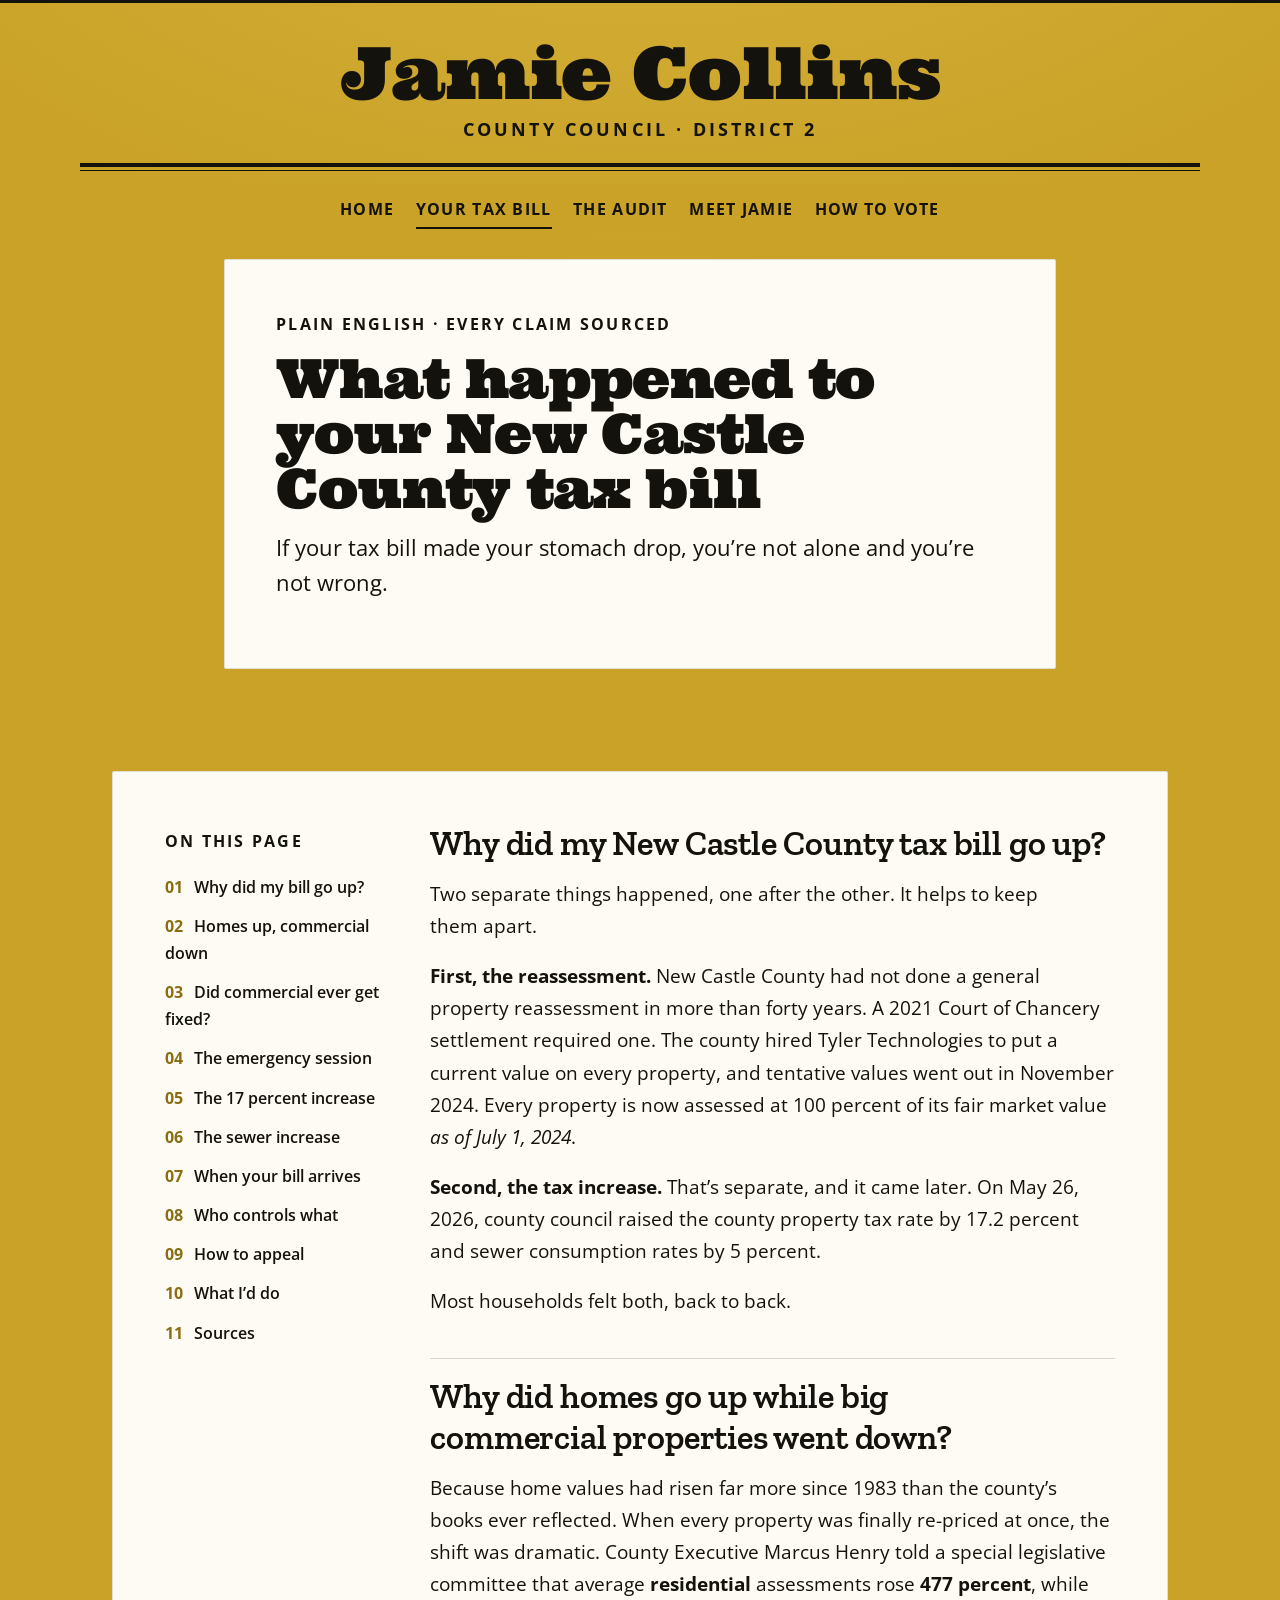
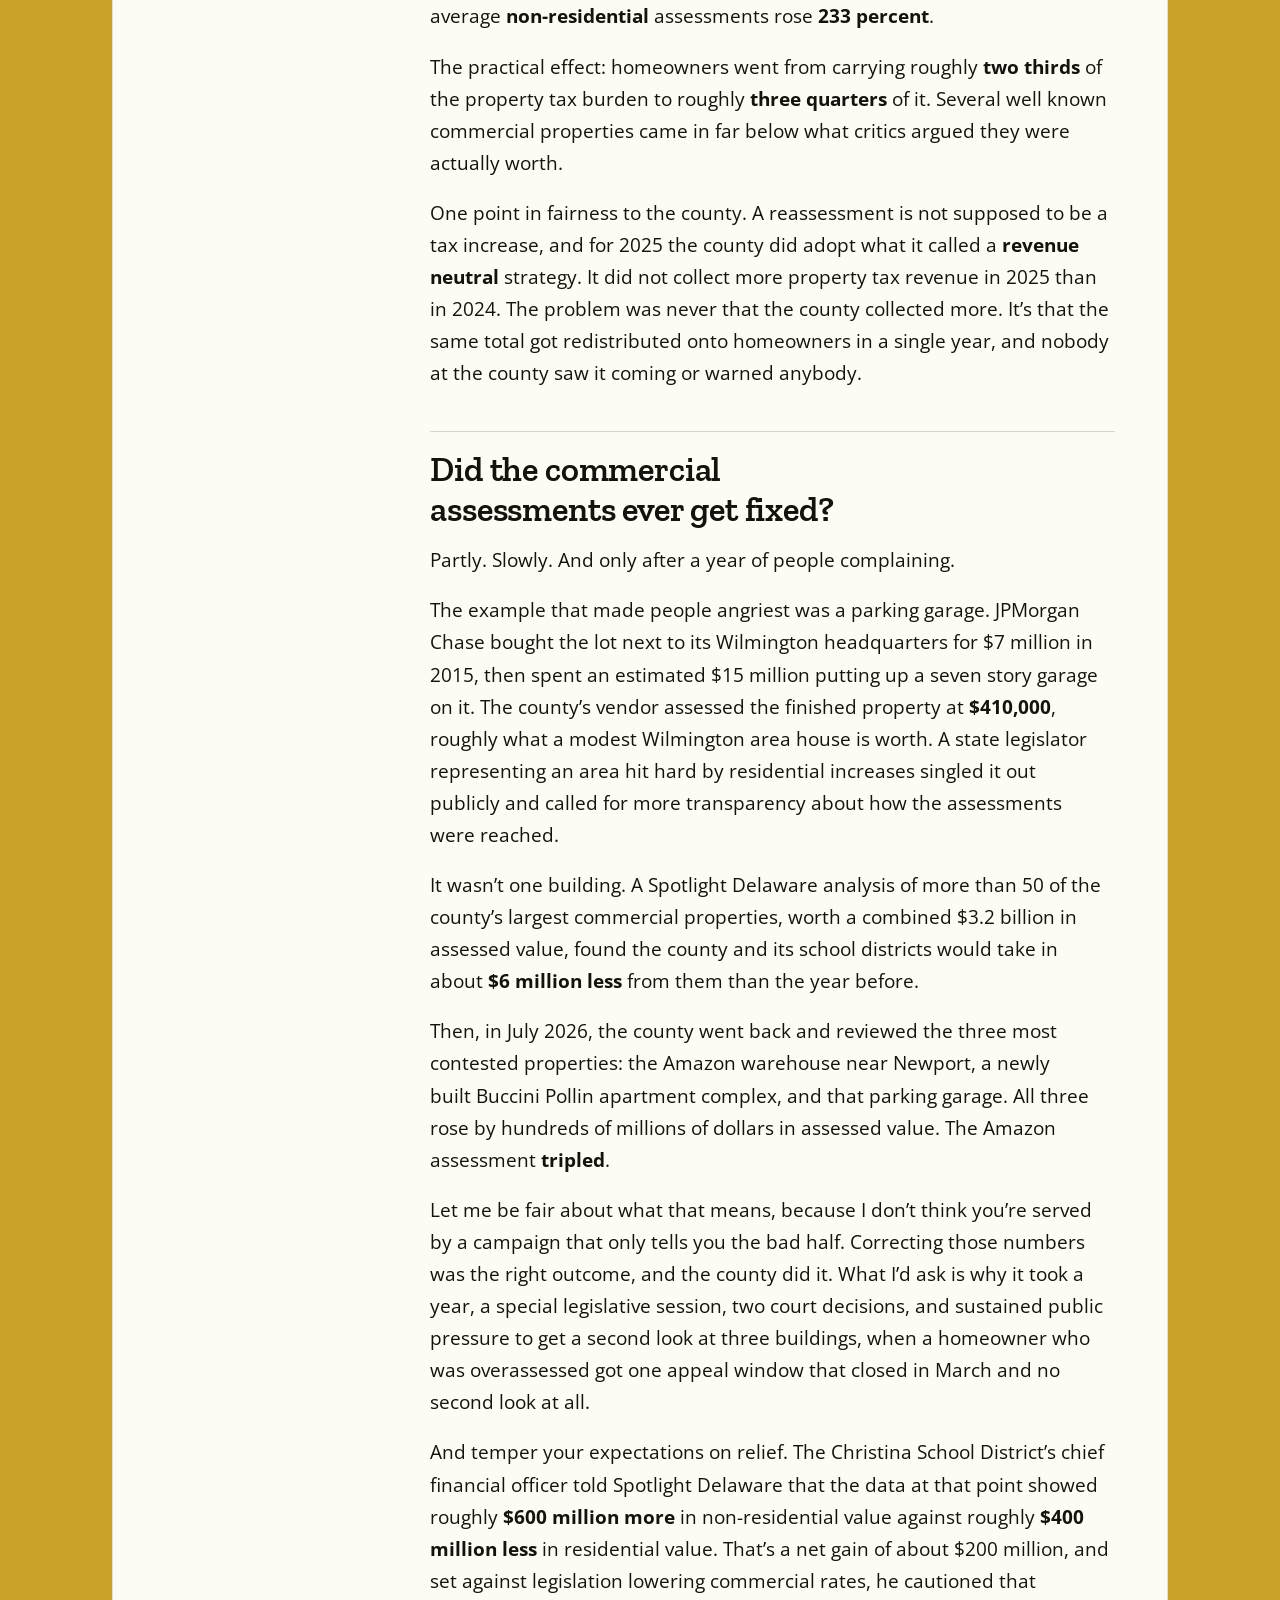
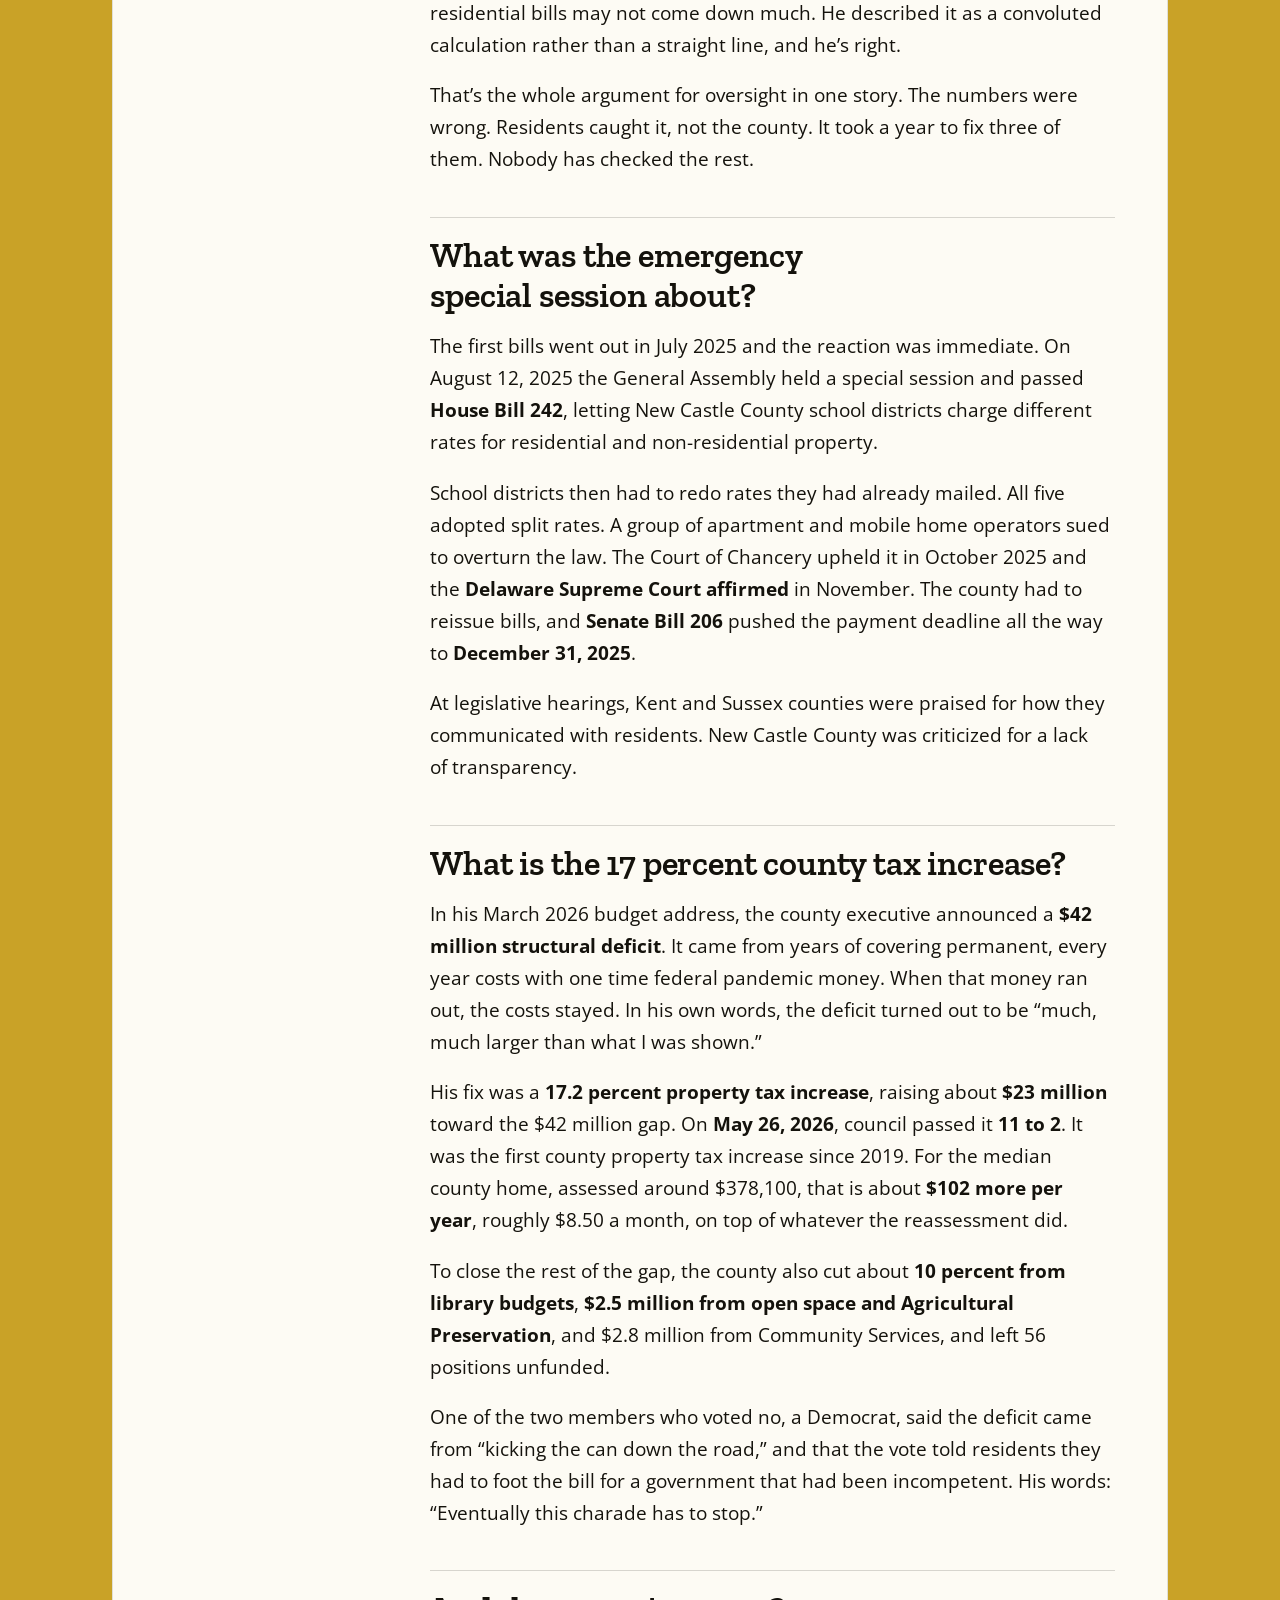
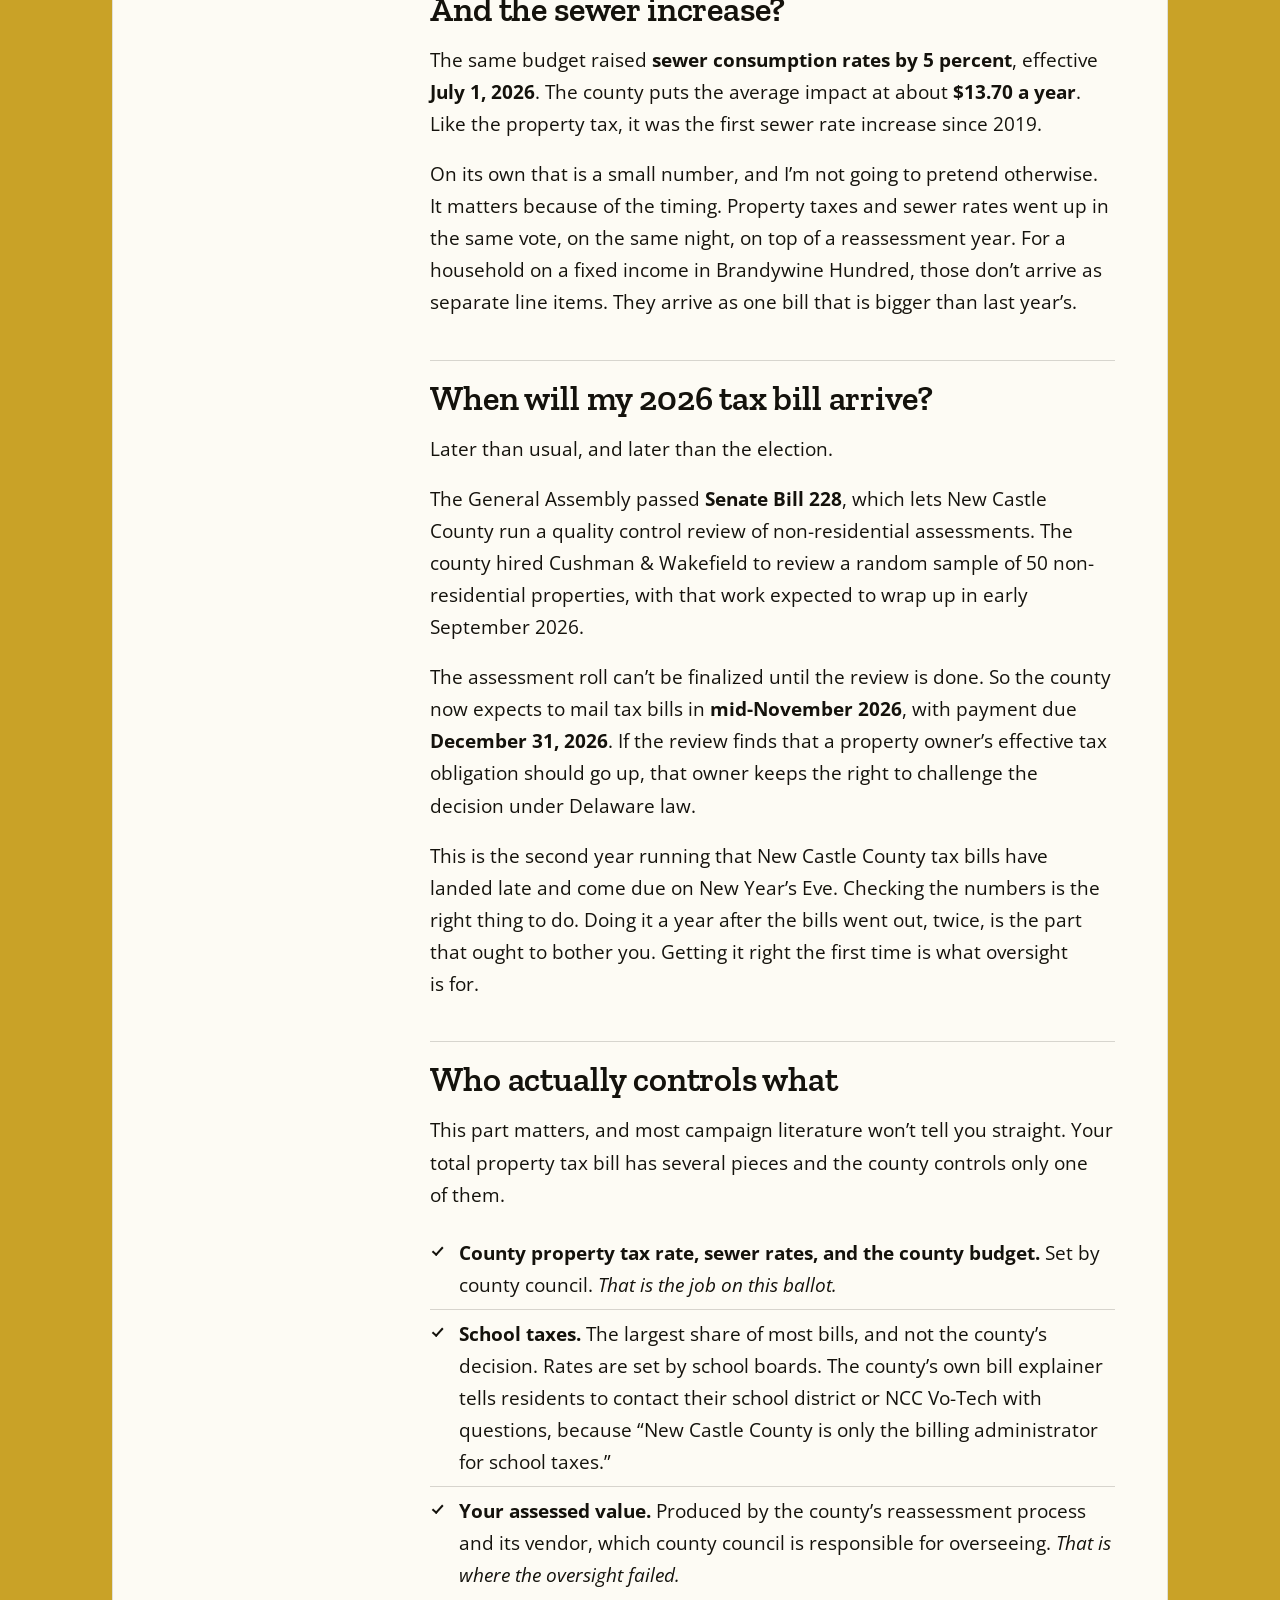
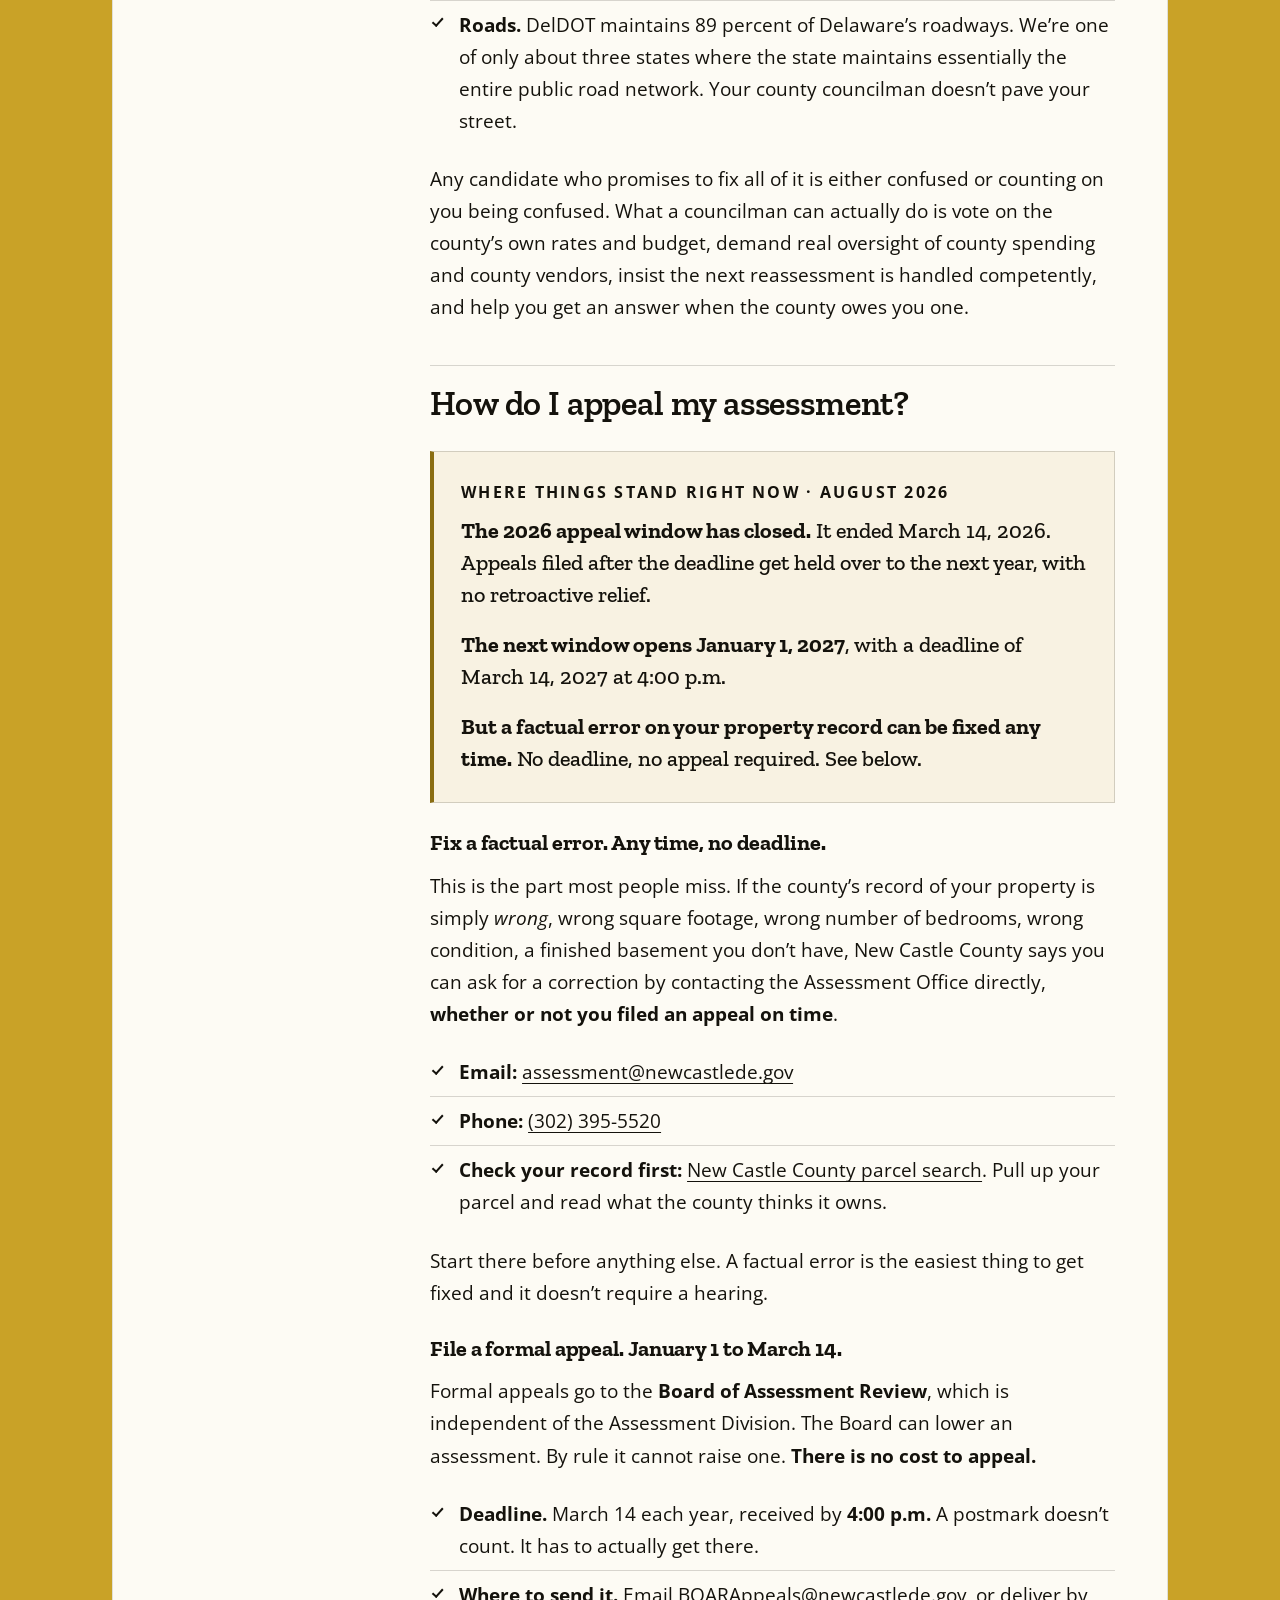
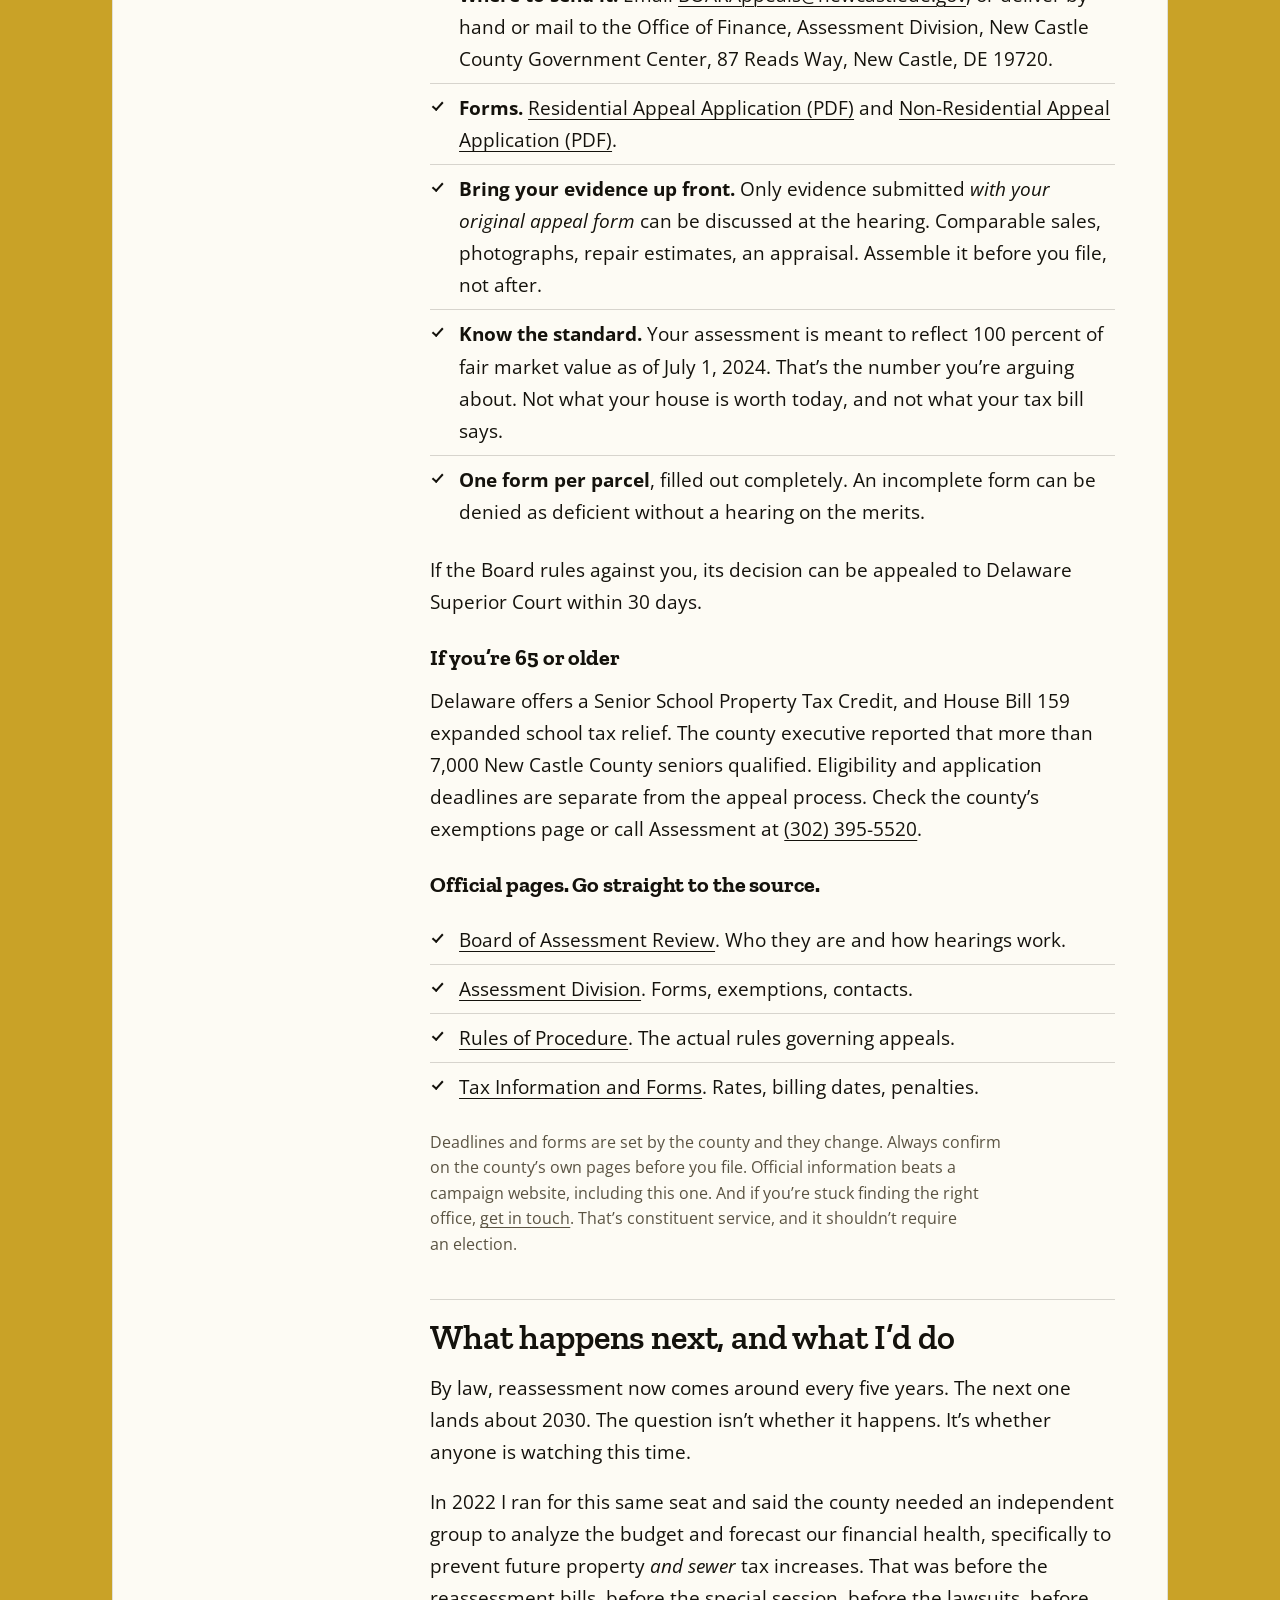
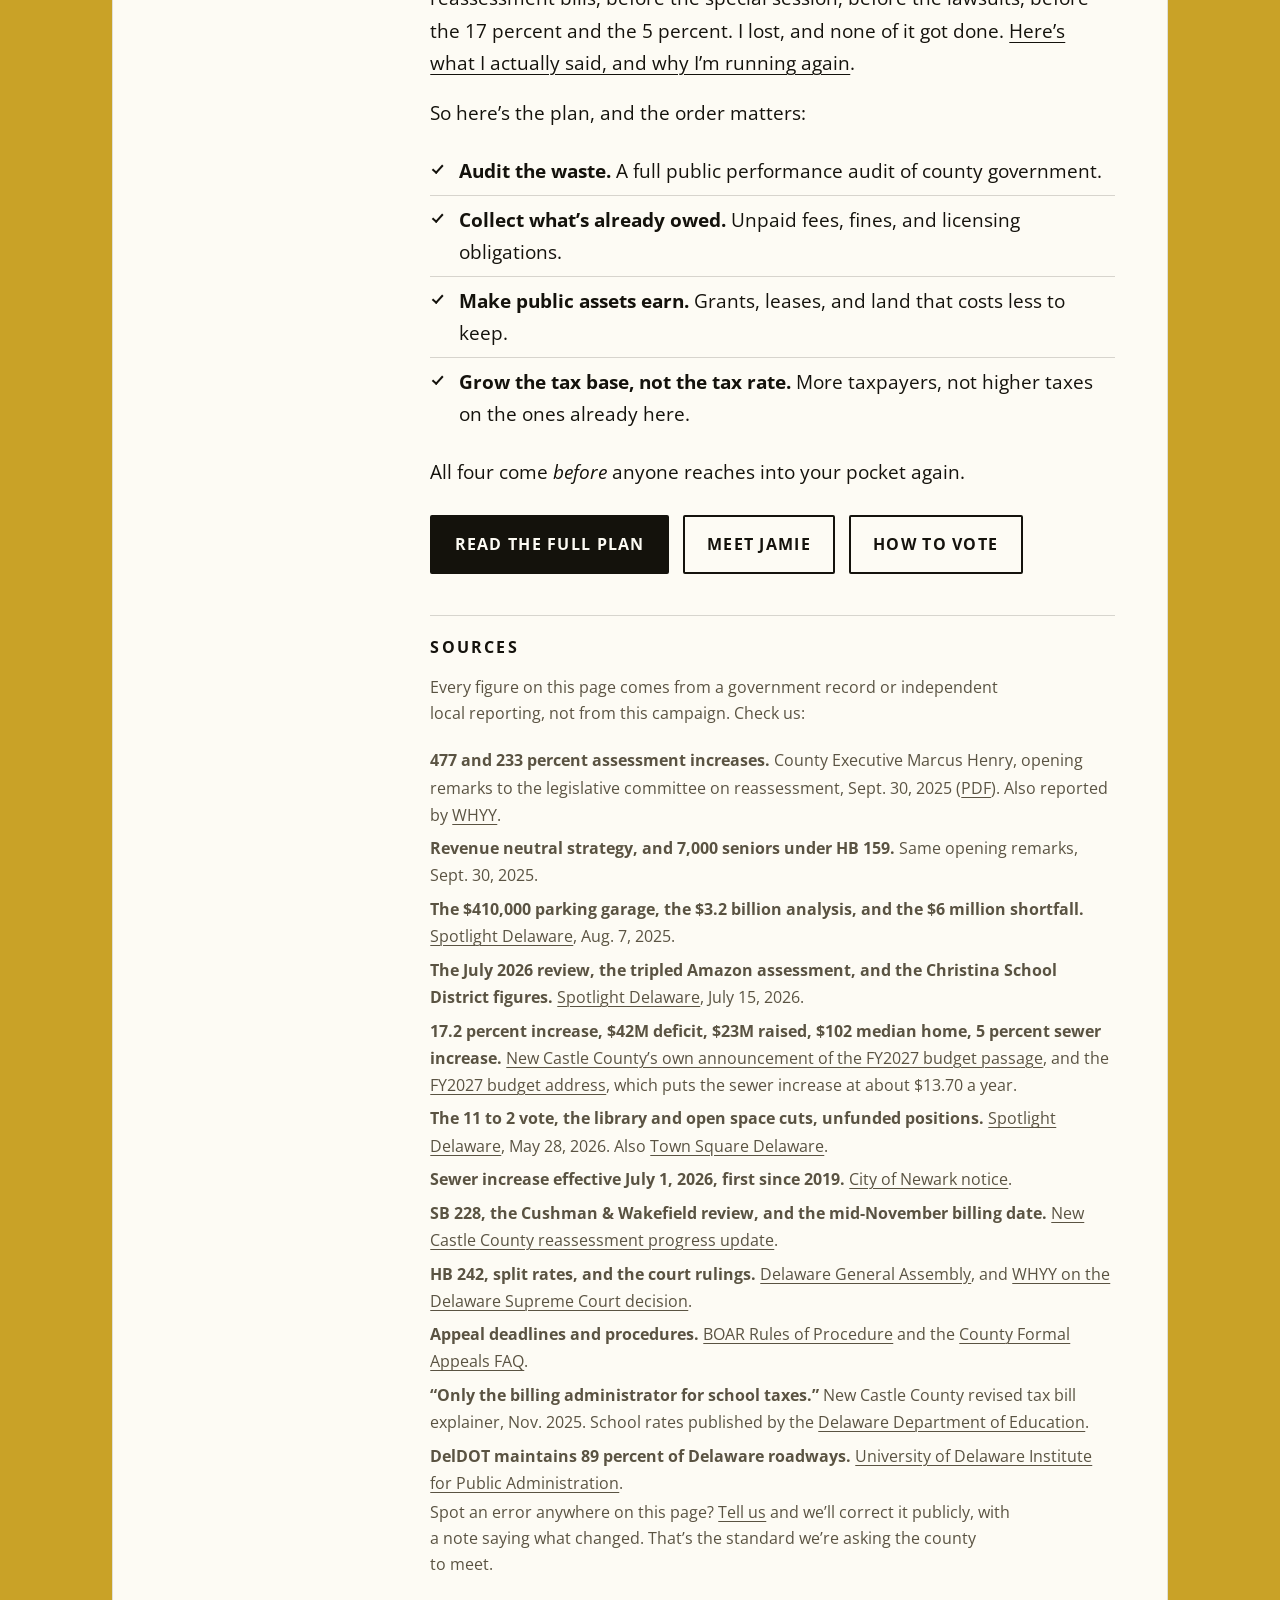
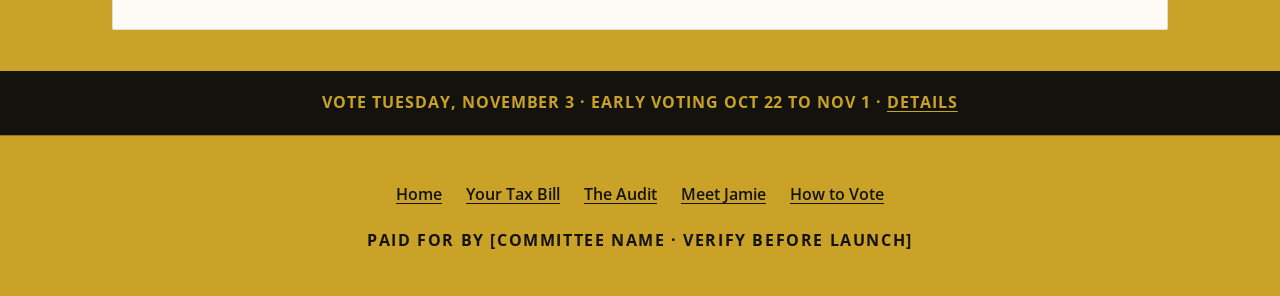
<file: taxbill/index.html>
<!DOCTYPE html>
<html lang="en">
<head>
<meta charset="utf-8">
<meta name="viewport" content="width=device-width, initial-scale=1">
<title>Why Your New Castle County Tax Bill Went Up in 2026 | Jamie Collins</title>
<meta name="description" content="Why your New Castle County tax bill went up: the reassessment, the $42 million hole, the 17 percent increase, and the sewer hike. Plus how to appeal. Sourced.">
<link rel="canonical" href="https://collinsforcouncil.com/taxbill/">
<meta name="robots" content="index, follow, max-image-preview:large">
<link rel="icon" href="/images/favicon.png" sizes="any">

<meta property="og:type" content="article">
<meta property="og:site_name" content="Jamie Collins for New Castle County Council">
<meta property="og:locale" content="en_US">
<meta property="og:title" content="What Happened to Your Tax Bill. New Castle County, explained.">
<meta property="og:description" content="The reassessment, the $42 million hole, the 17 percent increase, and the sewer hike. In plain English, with sources.">
<meta property="og:url" content="https://collinsforcouncil.com/taxbill/">
<meta property="og:image" content="https://collinsforcouncil.com/images/jamie.jpg">
<meta property="og:image:alt" content="Jamie Collins, candidate for New Castle County Council District 2">
<meta property="article:published_time" content="2026-07-15">
<meta property="article:modified_time" content="2026-08-03">
<meta name="twitter:card" content="summary_large_image">
<meta name="theme-color" content="#C9A227">

<link rel="preconnect" href="https://fonts.googleapis.com">
<link rel="preconnect" href="https://fonts.gstatic.com" crossorigin>
<link href="https://fonts.googleapis.com/css2?family=Ultra&family=Zilla+Slab:wght@500;600;700&family=Open+Sans:wght@400;600;700&display=swap" rel="stylesheet">
<link rel="stylesheet" href="/style.css">

<script type="application/ld+json">
{
  "@context":"https://schema.org",
  "@graph":[
    {
      "@type":"WebSite",
      "@id":"https://collinsforcouncil.com/#website",
      "url":"https://collinsforcouncil.com/",
      "name":"Jamie Collins for New Castle County Council",
      "inLanguage":"en-US"
    },
    {
      "@type":"Person",
      "@id":"https://collinsforcouncil.com/#jamie",
      "name":"Jamie Collins",
      "jobTitle":"Candidate for New Castle County Council, District 2",
      "url":"https://collinsforcouncil.com/",
      "image":"https://collinsforcouncil.com/images/jamie.jpg",
      "homeLocation":{"@type":"Place","name":"New Castle County, Delaware"}
    },
    {
      "@type":"Article",
      "@id":"https://collinsforcouncil.com/taxbill/#article",
      "headline":"What happened to your New Castle County tax bill",
      "description":"A plain English, fully sourced guide to the New Castle County reassessment, the 17 percent property tax increase, the 5 percent sewer increase, and how to appeal your assessment.",
      "url":"https://collinsforcouncil.com/taxbill/",
      "mainEntityOfPage":"https://collinsforcouncil.com/taxbill/",
      "author":{"@id":"https://collinsforcouncil.com/#jamie"},
      "publisher":{"@id":"https://collinsforcouncil.com/#website"},
      "image":"https://collinsforcouncil.com/images/jamie.jpg",
      "datePublished":"2026-07-15",
      "dateModified":"2026-08-03",
      "isPartOf":{"@id":"https://collinsforcouncil.com/#website"},
      "inLanguage":"en-US",
      "about":[
        {"@type":"Thing","name":"New Castle County property tax"},
        {"@type":"Thing","name":"Property reassessment"},
        {"@type":"Thing","name":"Property tax appeal"}
      ]
    },
    {
      "@type":"BreadcrumbList",
      "itemListElement":[
        {"@type":"ListItem","position":1,"name":"Home","item":"https://collinsforcouncil.com/"},
        {"@type":"ListItem","position":2,"name":"Your Tax Bill","item":"https://collinsforcouncil.com/taxbill/"}
      ]
    },
    {
      "@type":"FAQPage",
      "@id":"https://collinsforcouncil.com/taxbill/#faq",
      "mainEntity":[
        {
          "@type":"Question",
          "name":"Why did my New Castle County tax bill go up?",
          "acceptedAnswer":{"@type":"Answer","text":"Two separate things happened back to back. A court ordered reassessment, the county's first in more than forty years, re-priced every property. Then in May 2026 county council raised the county property tax rate by 17.2 percent and sewer consumption rates by 5 percent."}
        },
        {
          "@type":"Question",
          "name":"Why did homes go up while big commercial properties went down?",
          "acceptedAnswer":{"@type":"Answer","text":"County Executive Marcus Henry told state lawmakers that average residential assessments rose 477 percent while average non-residential assessments rose 233 percent, shifting the property tax burden toward homeowners. Several large commercial properties were assessed well below what critics argued they were worth."}
        },
        {
          "@type":"Question",
          "name":"Did New Castle County ever fix the undervalued commercial assessments?",
          "acceptedAnswer":{"@type":"Answer","text":"Partly. In July 2026 the county reviewed three of the most contested non-residential properties, the Amazon warehouse near Newport, a Buccini Pollin apartment complex, and a downtown Wilmington parking garage, and all three rose by hundreds of millions of dollars in assessed value. The Amazon assessment tripled. School district finance staff have cautioned that the net effect on residential bills may be smaller than the headline numbers suggest."}
        },
        {
          "@type":"Question",
          "name":"How much did New Castle County sewer rates go up in 2026?",
          "acceptedAnswer":{"@type":"Answer","text":"The FY2027 budget included a 5 percent increase in sewer consumption rates, averaging about $13.70 a year, effective July 1, 2026. It was the first county sewer rate increase since 2019."}
        },
        {
          "@type":"Question",
          "name":"When will my 2026 New Castle County tax bill arrive?",
          "acceptedAnswer":{"@type":"Answer","text":"Later than usual. New Castle County has said bills are now expected to be mailed in mid-November 2026, with payment due December 31, 2026, because a quality control review of non-residential properties must be completed before the assessment roll can be finalized."}
        },
        {
          "@type":"Question",
          "name":"What is the deadline to appeal my New Castle County property assessment?",
          "acceptedAnswer":{"@type":"Answer","text":"Under New Castle County's rules the annual deadline is March 14 each year, and appeal forms must be received by 4:00 p.m. Appeals filed after the deadline are held over to the following year with no retroactive relief."}
        },
        {
          "@type":"Question",
          "name":"Can I fix a factual error on my property record after the appeal deadline?",
          "acceptedAnswer":{"@type":"Answer","text":"Yes. New Castle County states that a taxpayer who believes their property's classification is incorrect due to a factual error about physical characteristics, such as square footage, number of bedrooms, or condition, may seek a correction by contacting the County Assessment Office at assessment@newcastlede.gov or (302) 395-5520, regardless of whether they previously filed a timely appeal."}
        }
      ]
    }
  ]
}
</script>
</head>
<body>
<div class="progress" aria-hidden="true"></div>
<a class="skip" href="#main">Skip to content</a>

<header class="masthead">
  <div class="wrap">
    <p class="nameplate"><a href="/">Jamie Collins</a></p>
    <p class="office">County Council &middot; District 2</p>
    <div class="rules"><hr><hr></div>
    <nav class="nav" aria-label="Main">
      <ul>
        <li><a href="/">Home</a></li>
        <li><a href="/taxbill/" aria-current="page">Your Tax Bill</a></li>
        <li><a href="/audit/">The Audit</a></li>
        <li><a href="/meet-jamie/">Meet Jamie</a></li>
        <li><a href="/vote/">How to Vote</a></li>
      </ul>
    </nav>
  </div>
</header>

<main id="main">

<section class="band band--hero">
  <div class="wrap">
    <div class="open rise">
      <p class="eyebrow">Plain English &middot; Every claim sourced</p>
      <h1>What happened to your New Castle County tax bill</h1>
      <p class="lede">If your tax bill made your stomach drop, you&rsquo;re not alone and you&rsquo;re not wrong.</p>
    </div>
  </div>
</section>

<section class="band band--tight">
  <div class="wrap">
    <div class="sheet">
      <div class="article-grid">

        <nav class="toc" aria-label="On this page">
          <p class="eyebrow">On this page</p>
          <ol>
            <li><a href="#why">Why did my bill go up?</a></li>
            <li><a href="#shift">Homes up, commercial down</a></li>
            <li><a href="#correction">Did commercial ever get fixed?</a></li>
            <li><a href="#session">The emergency session</a></li>
            <li><a href="#increase">The 17 percent increase</a></li>
            <li><a href="#sewer">The sewer increase</a></li>
            <li><a href="#billing">When your bill arrives</a></li>
            <li><a href="#who">Who controls what</a></li>
            <li><a href="#appeal">How to appeal</a></li>
            <li><a href="#next">What I&rsquo;d do</a></li>
            <li><a href="#sources">Sources</a></li>
          </ol>
        </nav>

        <div class="article article-body">

          <h2 id="why">Why did my New Castle County tax bill go up?</h2>
          <p>Two separate things happened, one after the other. It helps to keep them apart.</p>
          <p><strong>First, the reassessment.</strong> New Castle County had not done a general property reassessment in more than forty years. A 2021 Court of Chancery settlement required one. The county hired Tyler Technologies to put a current value on every property, and tentative values went out in November 2024. Every property is now assessed at 100 percent of its fair market value <em>as of July 1, 2024</em>.</p>
          <p><strong>Second, the tax increase.</strong> That&rsquo;s separate, and it came later. On May 26, 2026, county council raised the county property tax rate by 17.2 percent and sewer consumption rates by 5 percent.</p>
          <p>Most households felt both, back to back.</p>

          <h2 id="shift">Why did homes go up while big commercial properties went down?</h2>
          <p>Because home values had risen far more since 1983 than the county&rsquo;s books ever reflected. When every property was finally re-priced at once, the shift was dramatic. County Executive Marcus Henry told a special legislative committee that average <strong>residential</strong> assessments rose <strong>477 percent</strong>, while average <strong>non-residential</strong> assessments rose <strong>233 percent</strong>.</p>
          <p>The practical effect: homeowners went from carrying roughly <strong>two thirds</strong> of the property tax burden to roughly <strong>three quarters</strong> of it. Several well known commercial properties came in far below what critics argued they were actually worth.</p>
          <p>One point in fairness to the county. A reassessment is not supposed to be a tax increase, and for 2025 the county did adopt what it called a <strong>revenue neutral</strong> strategy. It did not collect more property tax revenue in 2025 than in 2024. The problem was never that the county collected more. It&rsquo;s that the same total got redistributed onto homeowners in a single year, and nobody at the county saw it coming or warned anybody.</p>

          <h2 id="correction">Did the commercial assessments ever get fixed?</h2>
          <p>Partly. Slowly. And only after a year of people complaining.</p>
          <p>The example that made people angriest was a parking garage. JPMorgan Chase bought the lot next to its Wilmington headquarters for $7 million in 2015, then spent an estimated $15 million putting up a seven story garage on it. The county&rsquo;s vendor assessed the finished property at <strong>$410,000</strong>, roughly what a modest Wilmington area house is worth. A state legislator representing an area hit hard by residential increases singled it out publicly and called for more transparency about how the assessments were reached.</p>
          <p>It wasn&rsquo;t one building. A Spotlight Delaware analysis of more than 50 of the county&rsquo;s largest commercial properties, worth a combined $3.2 billion in assessed value, found the county and its school districts would take in about <strong>$6 million less</strong> from them than the year before.</p>
          <p>Then, in July 2026, the county went back and reviewed the three most contested properties: the Amazon warehouse near Newport, a newly built Buccini Pollin apartment complex, and that parking garage. All three rose by hundreds of millions of dollars in assessed value. The Amazon assessment <strong>tripled</strong>.</p>
          <p>Let me be fair about what that means, because I don&rsquo;t think you&rsquo;re served by a campaign that only tells you the bad half. Correcting those numbers was the right outcome, and the county did it. What I&rsquo;d ask is why it took a year, a special legislative session, two court decisions, and sustained public pressure to get a second look at three buildings, when a homeowner who was overassessed got one appeal window that closed in March and no second look at all.</p>
          <p>And temper your expectations on relief. The Christina School District&rsquo;s chief financial officer told Spotlight Delaware that the data at that point showed roughly <strong>$600 million more</strong> in non-residential value against roughly <strong>$400 million less</strong> in residential value. That&rsquo;s a net gain of about $200 million, and set against legislation lowering commercial rates, he cautioned that residential bills may not come down much. He described it as a convoluted calculation rather than a straight line, and he&rsquo;s right.</p>
          <p>That&rsquo;s the whole argument for oversight in one story. The numbers were wrong. Residents caught it, not the county. It took a year to fix three of them. Nobody has checked the rest.</p>

          <h2 id="session">What was the emergency special session about?</h2>
          <p>The first bills went out in July 2025 and the reaction was immediate. On August 12, 2025 the General Assembly held a special session and passed <strong>House Bill 242</strong>, letting New Castle County school districts charge different rates for residential and non-residential property.</p>
          <p>School districts then had to redo rates they had already mailed. All five adopted split rates. A group of apartment and mobile home operators sued to overturn the law. The Court of Chancery upheld it in October 2025 and the <strong>Delaware Supreme Court affirmed</strong> in November. The county had to reissue bills, and <strong>Senate Bill 206</strong> pushed the payment deadline all the way to <strong>December 31, 2025</strong>.</p>
          <p>At legislative hearings, Kent and Sussex counties were praised for how they communicated with residents. New Castle County was criticized for a lack of transparency.</p>

          <h2 id="increase">What is the 17 percent county tax increase?</h2>
          <p>In his March 2026 budget address, the county executive announced a <strong>$42 million structural deficit</strong>. It came from years of covering permanent, every year costs with one time federal pandemic money. When that money ran out, the costs stayed. In his own words, the deficit turned out to be &ldquo;much, much larger than what I was shown.&rdquo;</p>
          <p>His fix was a <strong>17.2 percent property tax increase</strong>, raising about <strong>$23 million</strong> toward the $42 million gap. On <strong>May 26, 2026</strong>, council passed it <strong>11 to 2</strong>. It was the first county property tax increase since 2019. For the median county home, assessed around $378,100, that is about <strong>$102 more per year</strong>, roughly $8.50 a month, on top of whatever the reassessment did.</p>
          <p>To close the rest of the gap, the county also cut about <strong>10 percent from library budgets</strong>, <strong>$2.5 million from open space and Agricultural Preservation</strong>, and $2.8 million from Community Services, and left 56 positions unfunded.</p>
          <p>One of the two members who voted no, a Democrat, said the deficit came from &ldquo;kicking the can down the road,&rdquo; and that the vote told residents they had to foot the bill for a government that had been incompetent. His words: &ldquo;Eventually this charade has to stop.&rdquo;</p>

          <h2 id="sewer">And the sewer increase?</h2>
          <p>The same budget raised <strong>sewer consumption rates by 5 percent</strong>, effective <strong>July 1, 2026</strong>. The county puts the average impact at about <strong>$13.70 a year</strong>. Like the property tax, it was the first sewer rate increase since 2019.</p>
          <p>On its own that is a small number, and I&rsquo;m not going to pretend otherwise. It matters because of the timing. Property taxes and sewer rates went up in the same vote, on the same night, on top of a reassessment year. For a household on a fixed income in Brandywine Hundred, those don&rsquo;t arrive as separate line items. They arrive as one bill that is bigger than last year&rsquo;s.</p>

          <h2 id="billing">When will my 2026 tax bill arrive?</h2>
          <p>Later than usual, and later than the election.</p>
          <p>The General Assembly passed <strong>Senate Bill 228</strong>, which lets New Castle County run a quality control review of non-residential assessments. The county hired Cushman &amp; Wakefield to review a random sample of 50 non-residential properties, with that work expected to wrap up in early September 2026.</p>
          <p>The assessment roll can&rsquo;t be finalized until the review is done. So the county now expects to mail tax bills in <strong>mid-November 2026</strong>, with payment due <strong>December 31, 2026</strong>. If the review finds that a property owner&rsquo;s effective tax obligation should go up, that owner keeps the right to challenge the decision under Delaware law.</p>
          <p>This is the second year running that New Castle County tax bills have landed late and come due on New Year&rsquo;s Eve. Checking the numbers is the right thing to do. Doing it a year after the bills went out, twice, is the part that ought to bother you. Getting it right the first time is what oversight is for.</p>

          <h2 id="who">Who actually controls what</h2>
          <p>This part matters, and most campaign literature won&rsquo;t tell you straight. Your total property tax bill has several pieces and the county controls only one of them.</p>
          <ul class="marks">
            <li><strong>County property tax rate, sewer rates, and the county budget.</strong> Set by county council. <em>That is the job on this ballot.</em></li>
            <li><strong>School taxes.</strong> The largest share of most bills, and not the county&rsquo;s decision. Rates are set by school boards. The county&rsquo;s own bill explainer tells residents to contact their school district or NCC Vo-Tech with questions, because &ldquo;New Castle County is only the billing administrator for school taxes.&rdquo;</li>
            <li><strong>Your assessed value.</strong> Produced by the county&rsquo;s reassessment process and its vendor, which county council is responsible for overseeing. <em>That is where the oversight failed.</em></li>
            <li><strong>Roads.</strong> DelDOT maintains 89 percent of Delaware&rsquo;s roadways. We&rsquo;re one of only about three states where the state maintains essentially the entire public road network. Your county councilman doesn&rsquo;t pave your street.</li>
          </ul>
          <p>Any candidate who promises to fix all of it is either confused or counting on you being confused. What a councilman can actually do is vote on the county&rsquo;s own rates and budget, demand real oversight of county spending and county vendors, insist the next reassessment is handled competently, and help you get an answer when the county owes you one.</p>

          <h2 id="appeal">How do I appeal my assessment?</h2>

          <figure class="exhibit">
            <p class="eyebrow">Where things stand right now &middot; August 2026</p>
            <blockquote>
              <p><strong>The 2026 appeal window has closed.</strong> It ended March 14, 2026. Appeals filed after the deadline get held over to the next year, with no retroactive relief.</p>
              <p><strong>The next window opens January 1, 2027</strong>, with a deadline of March 14, 2027 at 4:00&nbsp;p.m.</p>
              <p><strong>But a factual error on your property record can be fixed any time.</strong> No deadline, no appeal required. See below.</p>
            </blockquote>
          </figure>

          <h3>Fix a factual error. Any time, no deadline.</h3>
          <p>This is the part most people miss. If the county&rsquo;s record of your property is simply <em>wrong</em>, wrong square footage, wrong number of bedrooms, wrong condition, a finished basement you don&rsquo;t have, New Castle County says you can ask for a correction by contacting the Assessment Office directly, <strong>whether or not you filed an appeal on time</strong>.</p>
          <ul class="marks">
            <li><strong>Email:</strong> <a href="mailto:assessment@newcastlede.gov">assessment@newcastlede.gov</a></li>
            <li><strong>Phone:</strong> <a href="tel:+13023955520">(302) 395-5520</a></li>
            <li><strong>Check your record first:</strong> <a href="https://www3.newcastlede.gov/parcel.search/" rel="noopener">New Castle County parcel search</a>. Pull up your parcel and read what the county thinks it owns.</li>
          </ul>
          <p>Start there before anything else. A factual error is the easiest thing to get fixed and it doesn&rsquo;t require a hearing.</p>

          <h3>File a formal appeal. January 1 to March 14.</h3>
          <p>Formal appeals go to the <strong>Board of Assessment Review</strong>, which is independent of the Assessment Division. The Board can lower an assessment. By rule it cannot raise one. <strong>There is no cost to appeal.</strong></p>
          <ul class="marks">
            <li><strong>Deadline.</strong> March 14 each year, received by <strong>4:00 p.m.</strong> A postmark doesn&rsquo;t count. It has to actually get there.</li>
            <li><strong>Where to send it.</strong> Email <a href="mailto:BOARAppeals@newcastlede.gov">BOARAppeals@newcastlede.gov</a>, or deliver by hand or mail to the Office of Finance, Assessment Division, New Castle County Government Center, 87 Reads Way, New Castle, DE 19720.</li>
            <li><strong>Forms.</strong> <a href="https://www.newcastlede.gov/DocumentCenter/View/21701/Residential-Appeal-Application" rel="noopener">Residential Appeal Application (PDF)</a> and <a href="https://www.newcastlede.gov/DocumentCenter/View/21702/Non-Residential-Appeal-Application" rel="noopener">Non-Residential Appeal Application (PDF)</a>.</li>
            <li><strong>Bring your evidence up front.</strong> Only evidence submitted <em>with your original appeal form</em> can be discussed at the hearing. Comparable sales, photographs, repair estimates, an appraisal. Assemble it before you file, not after.</li>
            <li><strong>Know the standard.</strong> Your assessment is meant to reflect 100 percent of fair market value as of July 1, 2024. That&rsquo;s the number you&rsquo;re arguing about. Not what your house is worth today, and not what your tax bill says.</li>
            <li><strong>One form per parcel</strong>, filled out completely. An incomplete form can be denied as deficient without a hearing on the merits.</li>
          </ul>
          <p>If the Board rules against you, its decision can be appealed to Delaware Superior Court within 30 days.</p>

          <h3>If you&rsquo;re 65 or older</h3>
          <p>Delaware offers a Senior School Property Tax Credit, and House Bill 159 expanded school tax relief. The county executive reported that more than 7,000 New Castle County seniors qualified. Eligibility and application deadlines are separate from the appeal process. Check the county&rsquo;s exemptions page or call Assessment at <a href="tel:+13023955520">(302) 395-5520</a>.</p>

          <h3>Official pages. Go straight to the source.</h3>
          <ul class="marks">
            <li><a href="https://www.newcastlede.gov/390/Board-of-Assessment-Review" rel="noopener">Board of Assessment Review</a>. Who they are and how hearings work.</li>
            <li><a href="https://www.newcastlede.gov/181/Assessment" rel="noopener">Assessment Division</a>. Forms, exemptions, contacts.</li>
            <li><a href="https://www.newcastlede.gov/2810/BOAR-Rules-of-Procedure" rel="noopener">Rules of Procedure</a>. The actual rules governing appeals.</li>
            <li><a href="https://www.newcastlede.gov/232/Tax-Information-Forms" rel="noopener">Tax Information and Forms</a>. Rates, billing dates, penalties.</li>
          </ul>
          <p class="small">Deadlines and forms are set by the county and they change. Always confirm on the county&rsquo;s own pages before you file. Official information beats a campaign website, including this one. And if you&rsquo;re stuck finding the right office, <a href="/vote/">get in touch</a>. That&rsquo;s constituent service, and it shouldn&rsquo;t require an election.</p>

          <h2 id="next">What happens next, and what I&rsquo;d do</h2>
          <p>By law, reassessment now comes around every five years. The next one lands about 2030. The question isn&rsquo;t whether it happens. It&rsquo;s whether anyone is watching this time.</p>
          <p>In 2022 I ran for this same seat and said the county needed an independent group to analyze the budget and forecast our financial health, specifically to prevent future property <em>and sewer</em> tax increases. That was before the reassessment bills, before the special session, before the lawsuits, before the 17 percent and the 5 percent. I lost, and none of it got done. <a href="/meet-jamie/">Here&rsquo;s what I actually said, and why I&rsquo;m running again</a>.</p>
          <p>So here&rsquo;s the plan, and the order matters:</p>
          <ul class="marks">
            <li><strong>Audit the waste.</strong> A full public performance audit of county government.</li>
            <li><strong>Collect what&rsquo;s already owed.</strong> Unpaid fees, fines, and licensing obligations.</li>
            <li><strong>Make public assets earn.</strong> Grants, leases, and land that costs less to keep.</li>
            <li><strong>Grow the tax base, not the tax rate.</strong> More taxpayers, not higher taxes on the ones already here.</li>
          </ul>
          <p>All four come <em>before</em> anyone reaches into your pocket again.</p>

          <div class="btns">
            <a class="btn" href="/audit/">Read the full plan</a>
            <a class="btn btn--ghost" href="/meet-jamie/">Meet Jamie</a>
            <a class="btn btn--ghost" href="/vote/">How to vote</a>
          </div>

          <aside class="sources" id="sources" aria-label="Sources">
            <p class="eyebrow">Sources</p>
            <p class="small">Every figure on this page comes from a government record or independent local reporting, not from this campaign. Check us:</p>
            <ul>
              <li><strong>477 and 233 percent assessment increases.</strong> County Executive Marcus Henry, opening remarks to the legislative committee on reassessment, Sept. 30, 2025 (<a href="https://spotlightdelaware.org/wp-content/uploads/2025/09/CE-Opening-Remarks-9.30.25.pdf" rel="noopener">PDF</a>). Also reported by <a href="https://whyy.org/articles/delaware-property-assessment-new-castle-county/" rel="noopener">WHYY</a>.</li>
              <li><strong>Revenue neutral strategy, and 7,000 seniors under HB 159.</strong> Same opening remarks, Sept. 30, 2025.</li>
              <li><strong>The $410,000 parking garage, the $3.2 billion analysis, and the $6 million shortfall.</strong> <a href="https://spotlightdelaware.org/2025/08/07/delaware-office-manufacturing-reassessment/" rel="noopener">Spotlight Delaware</a>, Aug. 7, 2025.</li>
              <li><strong>The July 2026 review, the tripled Amazon assessment, and the Christina School District figures.</strong> <a href="https://spotlightdelaware.org/2026/07/15/amazon-boxwood-plant-assessment-triples-after-review/" rel="noopener">Spotlight Delaware</a>, July 15, 2026.</li>
              <li><strong>17.2 percent increase, $42M deficit, $23M raised, $102 median home, 5 percent sewer increase.</strong> <a href="https://www.newcastlede.gov/m/newsflash/home/detail/2699" rel="noopener">New Castle County&rsquo;s own announcement of the FY2027 budget passage</a>, and the <a href="https://www.newcastlede.gov/m/newsflash/home/detail/2616" rel="noopener">FY2027 budget address</a>, which puts the sewer increase at about $13.70 a year.</li>
              <li><strong>The 11 to 2 vote, the library and open space cuts, unfunded positions.</strong> <a href="https://spotlightdelaware.org/2026/05/28/new-castle-county-approves-17-tax-hike-spending-cuts-for-nearly-400m-budget/" rel="noopener">Spotlight Delaware</a>, May 28, 2026. Also <a href="https://townsquaredelaware.com/new-castle-county-approves-fy2027-budget-after-months-of-debate-public-input/" rel="noopener">Town Square Delaware</a>.</li>
              <li><strong>Sewer increase effective July 1, 2026, first since 2019.</strong> <a href="https://newarkde.gov/m/newsflash/home/detail/1537" rel="noopener">City of Newark notice</a>.</li>
              <li><strong>SB 228, the Cushman &amp; Wakefield review, and the mid-November billing date.</strong> <a href="https://www.newcastlede.gov/m/newsflash/home/detail/2742" rel="noopener">New Castle County reassessment progress update</a>.</li>
              <li><strong>HB 242, split rates, and the court rulings.</strong> <a href="https://legis.delaware.gov/BillDetail/143439" rel="noopener">Delaware General Assembly</a>, and <a href="https://whyy.org/articles/delaware-new-castle-county-property-taxes/" rel="noopener">WHYY on the Delaware Supreme Court decision</a>.</li>
              <li><strong>Appeal deadlines and procedures.</strong> <a href="https://www.newcastlede.gov/2810/BOAR-Rules-of-Procedure" rel="noopener">BOAR Rules of Procedure</a> and the <a href="https://www.newcastlede.gov/DocumentCenter/View/58020/Formal-Appeals---Frequent-Questions" rel="noopener">County Formal Appeals FAQ</a>.</li>
              <li><strong>&ldquo;Only the billing administrator for school taxes.&rdquo;</strong> New Castle County revised tax bill explainer, Nov. 2025. School rates published by the <a href="https://education.delaware.gov" rel="noopener">Delaware Department of Education</a>.</li>
              <li><strong>DelDOT maintains 89 percent of Delaware roadways.</strong> <a href="https://www.completecommunitiesde.org/visualizing/" rel="noopener">University of Delaware Institute for Public Administration</a>.</li>
            </ul>
            <p class="small">Spot an error anywhere on this page? <a href="/vote/">Tell us</a> and we&rsquo;ll correct it publicly, with a note saying what changed. That&rsquo;s the standard we&rsquo;re asking the county to meet.</p>
          </aside>

        </div>
      </div>
    </div>
  </div>
</section>

</main>

<div class="votebar">
  <p>Vote Tuesday, November 3 &middot; Early voting Oct 22 to Nov 1 &middot; <a href="/vote/">Details</a></p>
</div>

<footer class="footer">
  <div class="wrap">
    <ul>
      <li><a href="/">Home</a></li>
      <li><a href="/taxbill/">Your Tax Bill</a></li>
      <li><a href="/audit/">The Audit</a></li>
      <li><a href="/meet-jamie/">Meet Jamie</a></li>
      <li><a href="/vote/">How to Vote</a></li>
    </ul>
    <p class="disclaimer">Paid for by [COMMITTEE NAME &middot; VERIFY BEFORE LAUNCH]</p>
  </div>
</footer>

</body>
</html>
</file>
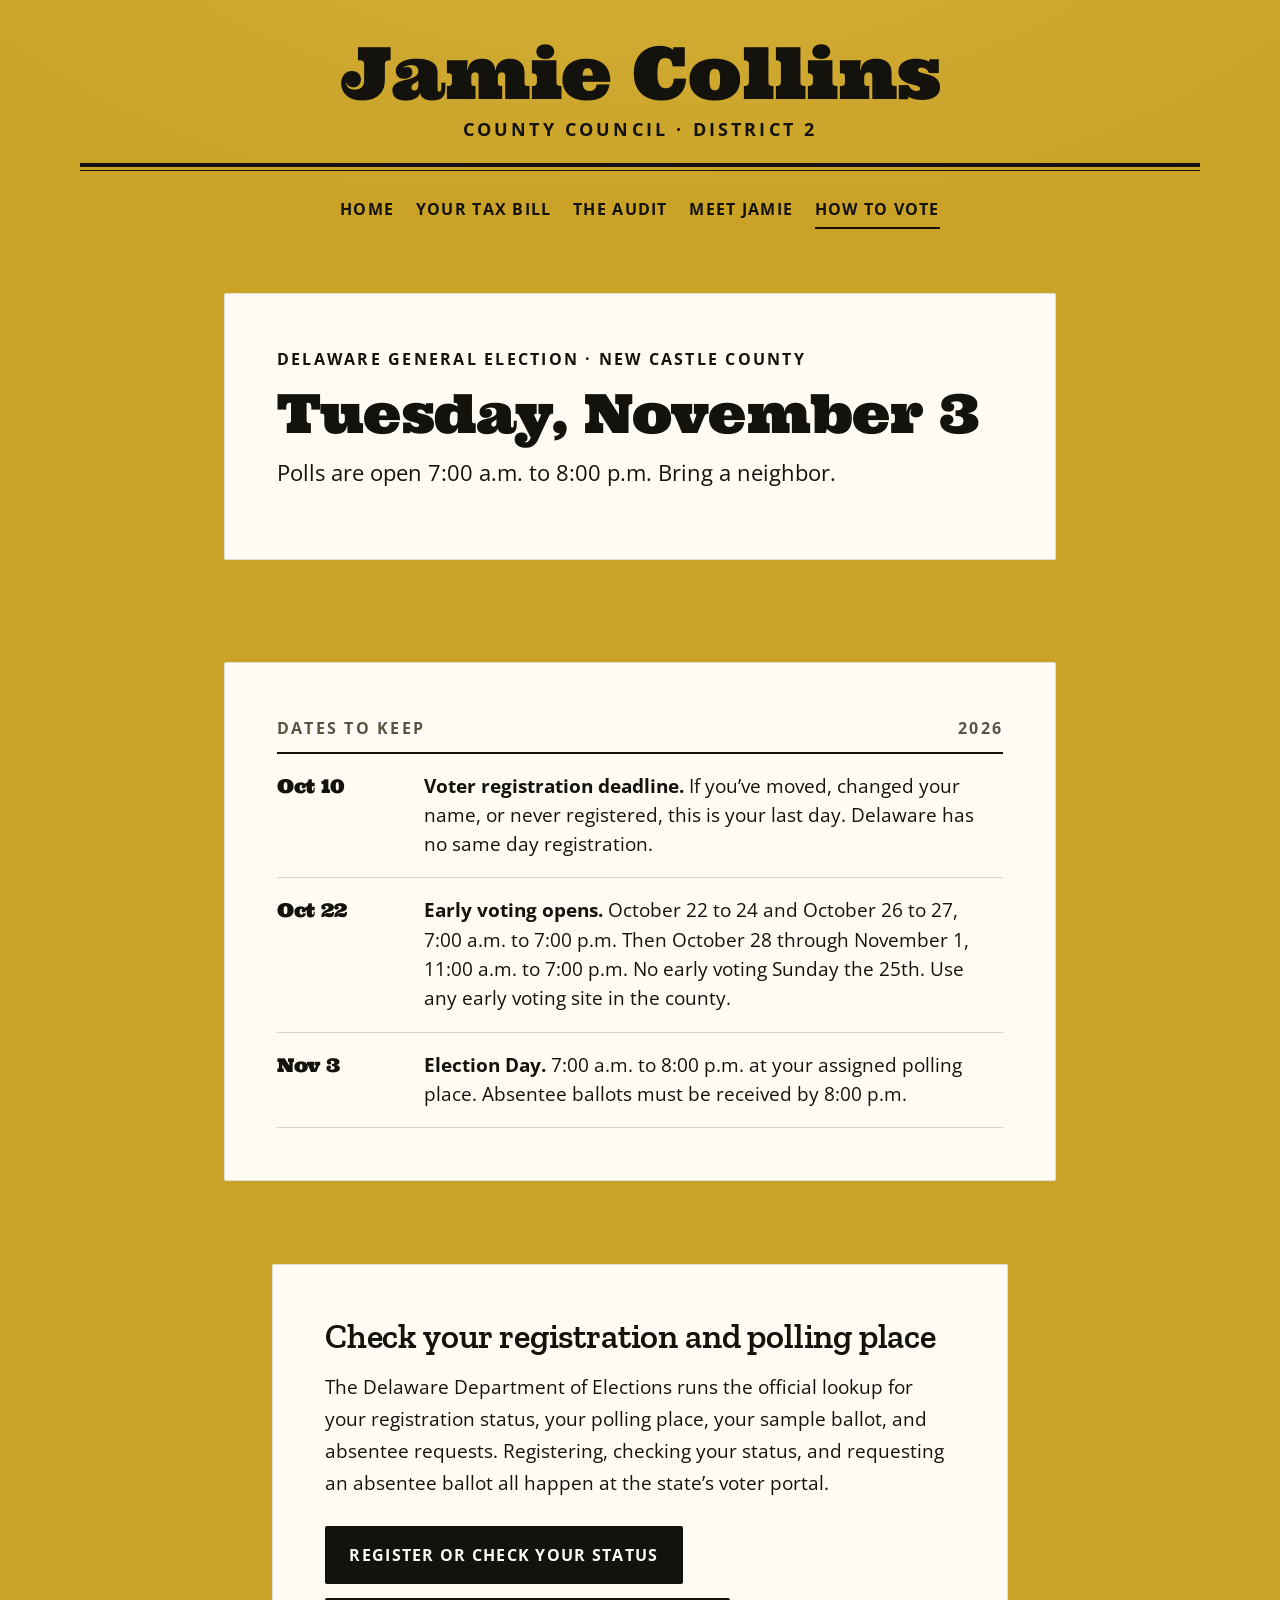
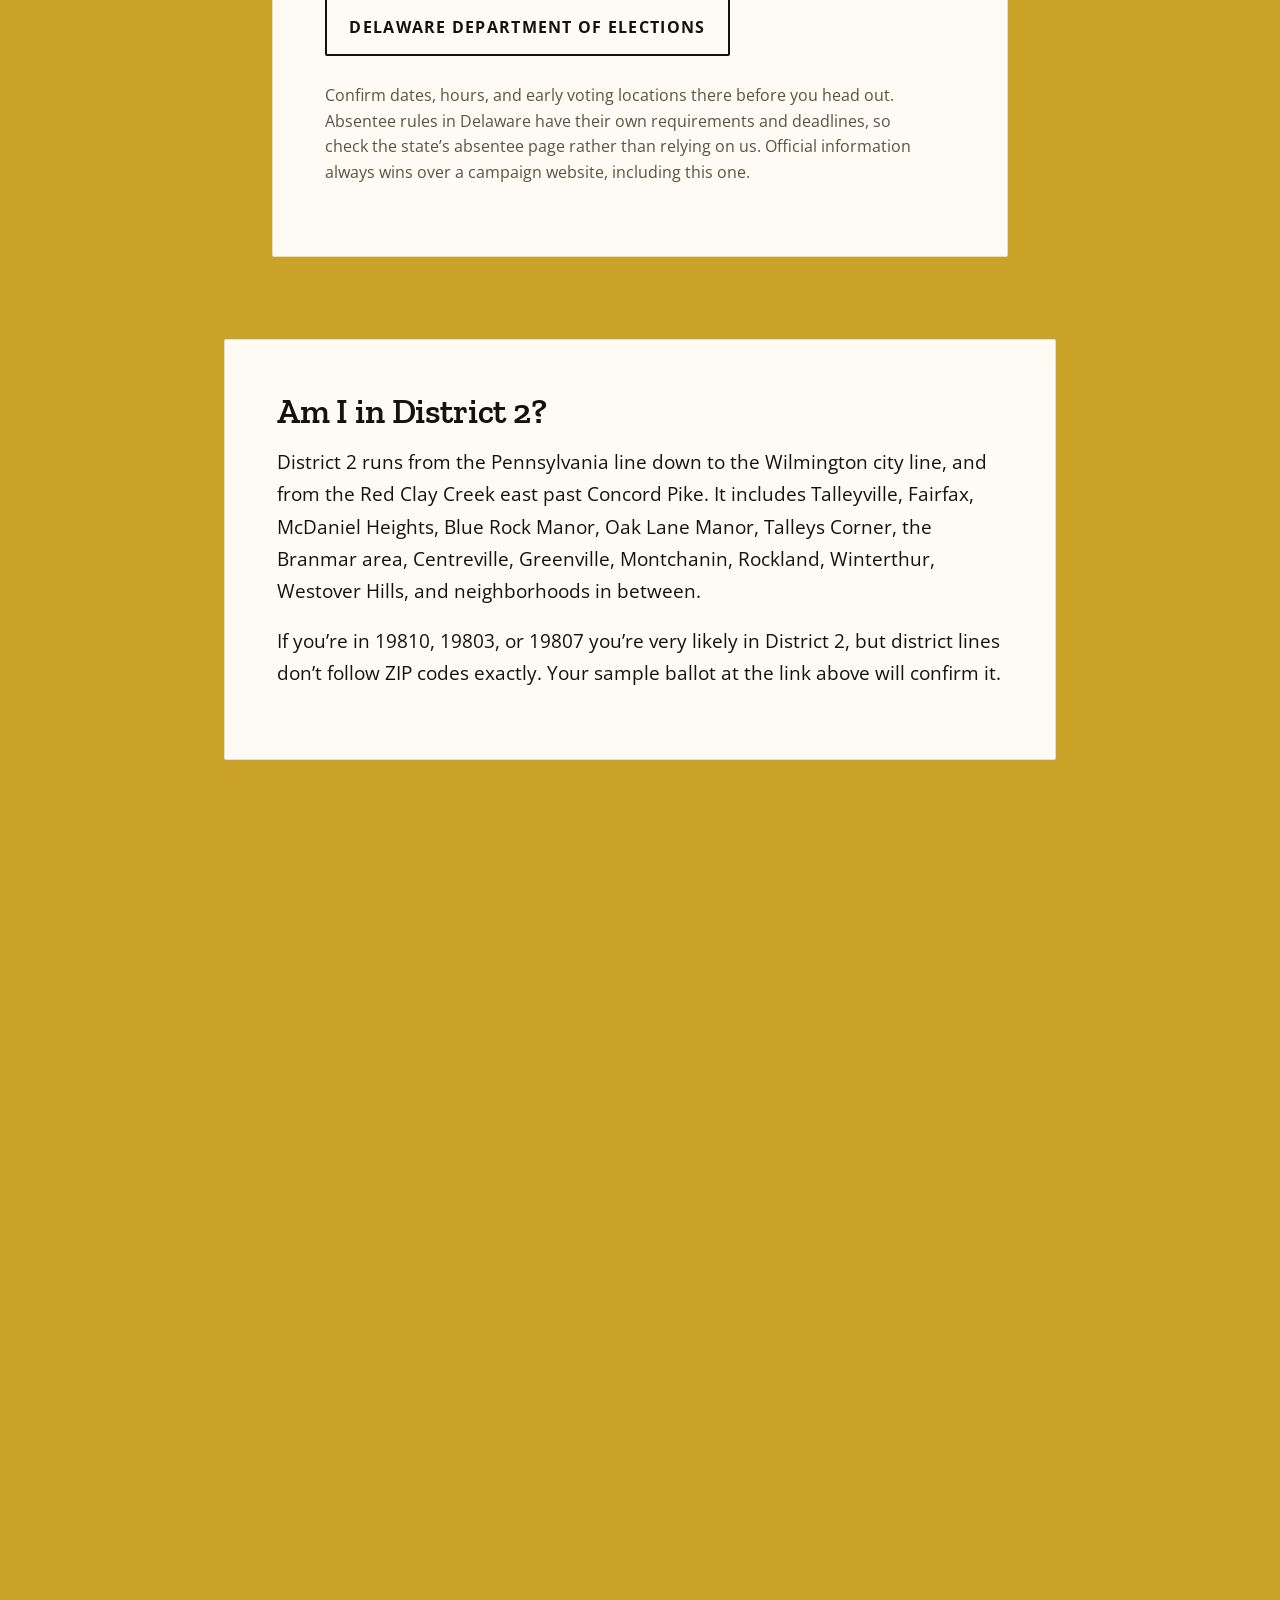
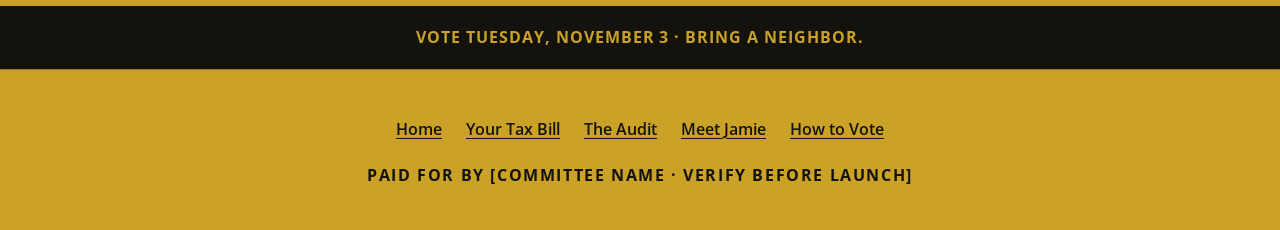
<file: vote/index.html>
<!DOCTYPE html>
<html lang="en">
<head>
<meta charset="utf-8">
<meta name="viewport" content="width=device-width, initial-scale=1">
<title>How to Vote in Delaware, November 3, 2026 | Jamie Collins</title>
<meta name="description" content="Delaware voting information for November 3, 2026: registration deadline October 10, early voting October 22 to November 1 with hours, and Election Day details for New Castle County District 2.">
<link rel="canonical" href="https://collinsforcouncil.com/vote/">
<meta name="robots" content="index, follow, max-image-preview:large">
<link rel="icon" href="/images/favicon.png" sizes="any">

<meta property="og:type" content="website">
<meta property="og:site_name" content="Jamie Collins for New Castle County Council">
<meta property="og:locale" content="en_US">
<meta property="og:title" content="How to Vote. November 3, 2026.">
<meta property="og:description" content="Registration deadline Oct 10. Early voting Oct 22 to Nov 1. Election Day Nov 3.">
<meta property="og:url" content="https://collinsforcouncil.com/vote/">
<meta property="og:image" content="https://collinsforcouncil.com/images/jamie.jpg">
<meta property="og:image:alt" content="Jamie Collins, candidate for New Castle County Council District 2">
<meta name="twitter:card" content="summary_large_image">
<meta name="theme-color" content="#C9A227">

<link rel="preconnect" href="https://fonts.googleapis.com">
<link rel="preconnect" href="https://fonts.gstatic.com" crossorigin>
<link href="https://fonts.googleapis.com/css2?family=Ultra&family=Zilla+Slab:wght@500;600;700&family=Open+Sans:wght@400;600;700&display=swap" rel="stylesheet">
<link rel="stylesheet" href="/style.css">

<script type="application/ld+json">
{
  "@context":"https://schema.org",
  "@graph":[
    {
      "@type":"WebSite",
      "@id":"https://collinsforcouncil.com/#website",
      "url":"https://collinsforcouncil.com/",
      "name":"Jamie Collins for New Castle County Council",
      "inLanguage":"en-US"
    },
    {
      "@type":"Person",
      "@id":"https://collinsforcouncil.com/#jamie",
      "name":"Jamie Collins",
      "jobTitle":"Candidate for New Castle County Council, District 2",
      "url":"https://collinsforcouncil.com/",
      "image":"https://collinsforcouncil.com/images/jamie.jpg",
      "homeLocation":{"@type":"Place","name":"New Castle County, Delaware"}
    },
    {
      "@type":"WebPage",
      "@id":"https://collinsforcouncil.com/vote/#webpage",
      "url":"https://collinsforcouncil.com/vote/",
      "name":"How to Vote in Delaware, November 3, 2026",
      "description":"Registration deadline, early voting dates and hours, and Election Day details for the November 3, 2026 general election in New Castle County District 2.",
      "isPartOf":{"@id":"https://collinsforcouncil.com/#website"},
      "dateModified":"2026-08-03",
      "inLanguage":"en-US"
    },
    {
      "@type":"BreadcrumbList",
      "itemListElement":[
        {"@type":"ListItem","position":1,"name":"Home","item":"https://collinsforcouncil.com/"},
        {"@type":"ListItem","position":2,"name":"How to Vote","item":"https://collinsforcouncil.com/vote/"}
      ]
    },
    {
      "@type":"FAQPage",
      "@id":"https://collinsforcouncil.com/vote/#faq",
      "mainEntity":[
        {
          "@type":"Question",
          "name":"When is the 2026 general election in Delaware?",
          "acceptedAnswer":{"@type":"Answer","text":"Tuesday, November 3, 2026. Polling places are open from 7:00 a.m. to 8:00 p.m."}
        },
        {
          "@type":"Question",
          "name":"What is the voter registration deadline for the 2026 Delaware general election?",
          "acceptedAnswer":{"@type":"Answer","text":"Saturday, October 10, 2026. Delaware does not offer same day registration, so anyone who has moved, changed their name, or never registered needs to complete registration on or before that date."}
        },
        {
          "@type":"Question",
          "name":"When is early voting in Delaware for the November 2026 election?",
          "acceptedAnswer":{"@type":"Answer","text":"October 22 through 24 and October 26 through 27 from 7:00 a.m. to 7:00 p.m., then October 28 through November 1 from 11:00 a.m. to 7:00 p.m. There is no early voting on Sunday, October 25. Any early voting site in your county may be used."}
        },
        {
          "@type":"Question",
          "name":"Am I in New Castle County Council District 2?",
          "acceptedAnswer":{"@type":"Answer","text":"District 2 runs from the Pennsylvania line down to the Wilmington city line, and from the Red Clay Creek east past Concord Pike. It includes Talleyville, Fairfax, McDaniel Heights, Blue Rock Manor, Oak Lane Manor, Talleys Corner, the Branmar area, Centreville, Greenville, Montchanin, Rockland, Winterthur, and Westover Hills. District lines do not follow ZIP codes exactly, so check your sample ballot at the Delaware Department of Elections to confirm."}
        }
      ]
    }
  ]
}
</script>
</head>
<body>
<a class="skip" href="#main">Skip to content</a>

<header class="masthead">
  <div class="wrap">
    <p class="nameplate"><a href="/">Jamie Collins</a></p>
    <p class="office">County Council &middot; District 2</p>
    <div class="rules"><hr><hr></div>
    <nav class="nav" aria-label="Main">
      <ul>
        <li><a href="/">Home</a></li>
        <li><a href="/taxbill/">Your Tax Bill</a></li>
        <li><a href="/audit/">The Audit</a></li>
        <li><a href="/meet-jamie/">Meet Jamie</a></li>
        <li><a href="/vote/" aria-current="page">How to Vote</a></li>
      </ul>
    </nav>
  </div>
</header>

<main id="main">

<section class="band">
  <div class="wrap">
    <div class="open rise">
      <p class="eyebrow">Delaware general election &middot; New Castle County</p>
      <h1>Tuesday, November 3</h1>
      <p class="lede">Polls are open 7:00&nbsp;a.m. to 8:00&nbsp;p.m. Bring a neighbor.</p>
    </div>
  </div>
</section>

<section class="band band--tight">
  <div class="wrap">
    <div class="sheet ledger">
      <div class="ledger-head">
        <span>Dates to keep</span>
        <span>2026</span>
      </div>

      <div class="entry">
        <p class="fig">Oct 10</p>
        <p><strong>Voter registration deadline.</strong> If you&rsquo;ve moved, changed your name, or never registered, this is your last day. Delaware has no same day registration.</p>
      </div>

      <div class="entry">
        <p class="fig">Oct 22</p>
        <p><strong>Early voting opens.</strong> October 22 to 24 and October 26 to 27, 7:00&nbsp;a.m. to 7:00&nbsp;p.m. Then October 28 through November 1, 11:00&nbsp;a.m. to 7:00&nbsp;p.m. No early voting Sunday the 25th. Use any early voting site in the county.</p>
      </div>

      <div class="entry">
        <p class="fig">Nov 3</p>
        <p><strong>Election Day.</strong> 7:00&nbsp;a.m. to 8:00&nbsp;p.m. at your assigned polling place. Absentee ballots must be received by 8:00&nbsp;p.m.</p>
      </div>
    </div>
  </div>
</section>

<section class="band band--tight">
  <div class="wrap">
    <div class="sheet" style="max-width:46rem">
      <h2 style="margin-top:0">Check your registration and polling place</h2>
      <p>The Delaware Department of Elections runs the official lookup for your registration status, your polling place, your sample ballot, and absentee requests. Registering, checking your status, and requesting an absentee ballot all happen at the state&rsquo;s voter portal.</p>
      <div class="btns">
        <a class="btn" href="https://ivote.de.gov" rel="noopener">Register or check your status</a>
        <a class="btn btn--ghost" href="https://elections.delaware.gov" rel="noopener">Delaware Department of Elections</a>
      </div>
      <p class="small" style="margin-top:var(--sp-m)">Confirm dates, hours, and early voting locations there before you head out. Absentee rules in Delaware have their own requirements and deadlines, so check the state&rsquo;s absentee page rather than relying on us. Official information always wins over a campaign website, including this one.</p>
    </div>
  </div>
</section>

<section class="band band--tight band--defer">
  <div class="wrap">
    <div class="open">
      <h2>Am I in District 2?</h2>
      <p>District 2 runs from the Pennsylvania line down to the Wilmington city line, and from the Red Clay Creek east past Concord Pike. It includes Talleyville, Fairfax, McDaniel Heights, Blue Rock Manor, Oak Lane Manor, Talleys Corner, the Branmar area, Centreville, Greenville, Montchanin, Rockland, Winterthur, Westover Hills, and neighborhoods in between.</p>
      <p>If you&rsquo;re in 19810, 19803, or 19807 you&rsquo;re very likely in District 2, but district lines don&rsquo;t follow ZIP codes exactly. Your sample ballot at the link above will confirm it.</p>
    </div>
  </div>
</section>

<section class="band band--tight band--defer">
  <div class="wrap">
    <div class="open">
      <h2>What&rsquo;s actually on this ballot</h2>
      <p>County council sets the county property tax rate, the sewer rates, and the county budget. That&rsquo;s the seat. If you want to know how those numbers got where they are, we laid out <a href="/taxbill/">the whole story of your tax bill</a>, with every claim sourced. If you want to know what I&rsquo;d do about it, that&rsquo;s <a href="/audit/">the plan</a>.</p>
    </div>
  </div>
</section>

<section class="band band--tight band--defer">
  <div class="wrap">
    <div class="sheet" style="max-width:46rem">
      <h2 style="margin-top:0">Help win this</h2>
      <p>This race comes down to a few thousand neighbors. Signs matter. Doors matter more. If you can spare an afternoon, a driveway, or a kitchen table for coffee with ten neighbors, that&rsquo;s how this gets done.</p>

      <p style="margin-top:var(--sp-m)"><strong>Questions?</strong> Email jamietcollins@gmail.com</a>.</p>
    </div>
  </div>
</section>

</main>

<div class="votebar">
  <p>Vote Tuesday, November 3 &middot; Bring a neighbor.</p>
</div>

<footer class="footer">
  <div class="wrap">
    <ul>
      <li><a href="/">Home</a></li>
      <li><a href="/taxbill/">Your Tax Bill</a></li>
      <li><a href="/audit/">The Audit</a></li>
      <li><a href="/meet-jamie/">Meet Jamie</a></li>
      <li><a href="/vote/">How to Vote</a></li>
    </ul>
    <p class="disclaimer">Paid for by [COMMITTEE NAME &middot; VERIFY BEFORE LAUNCH]</p>
  </div>
</footer>

</body>
</html>
</file>
<file: style.css>
/* ==========================================================
   COLLINS FOR COUNTY COUNCIL — DISTRICT 2
   Shared stylesheet · v12
   ⚠ REPLACE THE ENTIRE style.css FILE WITH THIS.
   Verify after deploy: collinsforcouncil.com/style.css must
   begin with "v12". If it doesn't, it isn't live yet.

   WHAT v6 DOES (on top of v5):
   · One centered column — every surface aligns to the same axis
   · Masthead signature: rules draw themselves, nameplate gets a
     one-time sheen, faint light wash at the top of the page
   · Reading text NEVER sits on the gold; no faded ink on gold
   · Motion smoothed: shorter travel, no overshoot, gentler ranges
   ========================================================== */

/* ---------- 1. TOKENS ---------- */
:root{
  --gold:      #C9A227;
  --gold-hi:   #D6B13A;   /* the light: top-of-page wash only */
  --gold-deep: #8A6D12;
  --ink:       #14120C;
  --ink-2:     #5A5342;   /* paper surfaces only — never on gold */
  --paper:     #FDFBF4;
  --paper-2:   #F8F2E2;
  --hair:      rgba(20,18,12,.16);

  /* Fluid type scale (1.24 ratio, 360px → 1200px) */
  --step--1: clamp(.94rem, .92rem + .10vw, 1.00rem);
  --step-0:  clamp(1.06rem, 1.02rem + .20vw, 1.19rem);
  --step-1:  clamp(1.20rem, 1.14rem + .30vw, 1.42rem);
  --step-2:  clamp(1.42rem, 1.31rem + .52vw, 1.76rem);
  --step-3:  clamp(1.66rem, 1.49rem + .82vw, 2.18rem);
  --step-4:  clamp(1.95rem, 1.70rem + 1.24vw, 2.70rem);
  --step-5:  clamp(2.30rem, 1.92rem + 1.88vw, 3.35rem);
  --step-6:  clamp(2.70rem, 2.10rem + 2.95vw, 4.40rem);

  /* Fluid spacing */
  --sp-2xs: clamp(.5rem, .48rem + .10vw, .62rem);
  --sp-xs:  clamp(.75rem, .72rem + .16vw, .94rem);
  --sp-s:   clamp(1rem, .96rem + .21vw, 1.25rem);
  --sp-m:   clamp(1.5rem, 1.43rem + .32vw, 1.88rem);
  --sp-l:   clamp(2.25rem, 2.1rem + .6vw, 3rem);
  --sp-xl:  clamp(3.25rem, 3rem + 1vw, 4.25rem);
  --sp-2xl: clamp(4.5rem, 4rem + 2vw, 6.5rem);

  --measure: 66ch;
  --wide:    46rem;
  --page:    70rem;

  /* Smoothed spring — eases out with no overshoot */
  --spring: linear(0, .28 12%, .57 24%, .8 38%, .94 55%, 1 100%);
  --ease:   cubic-bezier(.25, .9, .35, 1);
  /* True sine ease-in-out, sampled at 10% intervals. Symmetrical and
     gentle at both ends — how light actually travels across a surface. */
  --glide:  linear(0, 0.024 10%, 0.095 20%, 0.206 30%, 0.345 40%, 0.5 50%,
                   0.655 60%, 0.794 70%, 0.905 80%, 0.976 90%, 1);
}

/* ---------- 2. BASE ---------- */
*,*::before,*::after{ box-sizing:border-box; }

html{
  -webkit-text-size-adjust:100%;
  scroll-behavior:smooth;
  hanging-punctuation:first last;
  /* The root must carry the gold too. If only <body> has it, the
     canvas underneath a page transition falls back to white. */
  background-color:var(--gold);
}

body{
  margin:0;
  background-color:var(--gold);
  /* A faint light falling on the top of the page. That's the whole trick. */
  background-image:radial-gradient(110% 46rem at 50% -12rem, var(--gold-hi), rgba(214,177,58,0) 62%);
  background-repeat:no-repeat;
  color:var(--ink);
  font-family:"Open Sans", system-ui, -apple-system, "Segoe UI", Helvetica, Arial, sans-serif;
  font-size:var(--step-0);
  line-height:1.7;
  font-synthesis-weight:none;
  -webkit-font-smoothing:antialiased;
  text-rendering:optimizeLegibility;
}

img{ max-width:100%; height:auto; display:block; }

::selection{ background:var(--ink); color:var(--gold); }

/* ---------- 3. TYPOGRAPHY ---------- */
h1,h2,h3,h4{ text-wrap:balance; margin:0 0 var(--sp-xs); }

.nameplate, h1, .fig{
  font-family:"Ultra", Georgia, "Times New Roman", serif;
  font-weight:400;
  letter-spacing:-.015em;
  line-height:1.02;
}
h1{ font-size:var(--step-5); }

h2,h3,h4{
  font-family:"Zilla Slab", Georgia, serif;
  font-weight:600;
  line-height:1.18;
  letter-spacing:-.005em;
}
h2{ font-size:var(--step-3); margin-top:var(--sp-l); }
h3{ font-size:var(--step-1); margin-top:var(--sp-m); font-weight:700; }

.sheet > :first-child, .card > :first-child, .open > :first-child{ margin-top:0; }

p{ margin:0 0 var(--sp-s); max-width:var(--measure); text-wrap:pretty; }

.lede{ font-size:var(--step-1); line-height:1.55; font-weight:400; }

.eyebrow{
  font-family:"Open Sans", sans-serif;
  font-size:var(--step--1);
  font-weight:700;
  letter-spacing:.14em;
  text-transform:uppercase;
  color:var(--ink);
  margin:0 0 var(--sp-xs);
}

.small{ font-size:var(--step--1); line-height:1.6; color:var(--ink-2); }

a{
  color:inherit;
  text-decoration-thickness:1px;
  text-underline-offset:.2em;
  text-decoration-skip-ink:auto;
  transition:text-decoration-color .15s var(--ease);
}
a:hover{ text-decoration-thickness:2px; }

:focus-visible{ outline:3px solid var(--ink); outline-offset:3px; border-radius:2px; }

.skip{
  position:absolute; left:-9999px; top:0;
  background:var(--ink); color:var(--gold); padding:var(--sp-xs) var(--sp-s); z-index:99;
}
.skip:focus{ left:0; }

/* ---------- 4. LAYOUT & SURFACES ----------
   One column, one axis. Every surface centers itself. */
.wrap{ width:min(100% - 2.5rem, var(--page)); margin-inline:auto; }
.col{ max-width:var(--wide); margin-inline:auto; }

.band{ padding-block:var(--sp-xl); }
.band--tight{ padding-block:var(--sp-l); }
.band--defer{ content-visibility:auto; contain-intrinsic-size:auto 600px; }

.band--hero{
  min-height:min(42svh, 28rem);
  display:grid;
  align-content:center;
  padding-block:var(--sp-l) var(--sp-xl);
}

/* Paper surfaces. ALL reading text lives on one of these. */
.sheet, .card, .open{
  background:var(--paper);
  border:1px solid rgba(20,18,12,.12);
  border-radius:2px;
  max-width:var(--wide);
  margin-inline:auto;
}
.sheet{ padding:clamp(1.5rem, 5vw, 3.25rem); }
.card{ padding:clamp(1.25rem, 3.5vw, 2.25rem); }
.card--alt{ background:var(--paper-2); }

/* The tax-bill page: contents rail + article need a wider sheet */
.sheet:has(.article-grid){ max-width:64rem; }

/* .open = poster panels: hero, identity, closing quotes */
.open{ padding:clamp(1.75rem, 5.5vw, 3.25rem); }

/* ---------- 5. MASTHEAD — the signature ---------- */
.masthead{ padding-top:var(--sp-l); text-align:center; }
.masthead p{ max-width:none; }   /* free the nameplate & office from the prose cap */

.nameplate{ font-size:var(--step-6); margin:0; line-height:.9; }
.nameplate a{ text-decoration:none; color:var(--ink); }
.office{
  font-weight:700; letter-spacing:.1em; text-transform:uppercase;
  font-size:clamp(.8rem, 2.4vw, 1.05rem);
  margin:var(--sp-2xs) 0 0;
}

.rules{ margin:var(--sp-s) auto 0; max-width:var(--page); }
.rules hr{ border:0; background:var(--ink); margin:0; }
.rules hr:first-child{ height:4px; }
.rules hr:last-child{ height:1px; margin-top:3px; }

/* ---- MASTHEAD OVERTURE ----------------------------------------
   One slow, quiet moment on load, in three beats:
     0.00s  the heavy rule draws itself, left to right
     0.18s  the hairline follows
     0.90s  a gleam drifts across the lettering and dissolves

   Only `transform` and `opacity` are animated — the two properties a
   browser can hand entirely to the GPU — so nothing repaints.

   The gleam is two layers, like a real specular highlight: a soft
   bright core with a much wider, fainter halo trailing behind it.
   Neither slides in from off-screen; each fades up as it arrives and
   fades away as it leaves, so there is no hard entry or exit. Colours
   are all darker than the gold field in every channel, so under
   mix-blend-mode:lighten they can only appear on the dark lettering. */
@media (prefers-reduced-motion:no-preference){

  .rules hr{
    transform-origin:left center;
    animation:draw 1.25s var(--glide) both;
  }
  .rules hr:last-child{ animation-delay:.18s; }
  @keyframes draw{ from{ transform:scaleX(0); } }

  @supports (mix-blend-mode:lighten){
    .nameplate a{ position:relative; display:inline-block; }

    .nameplate a::before,
    .nameplate a::after{
      content:"";
      position:absolute; inset:0;
      pointer-events:none;
      opacity:0;
      mix-blend-mode:lighten;
      will-change:transform, opacity;
      backface-visibility:hidden;
    }

    /* halo — very wide, very faint, trails behind */
    .nameplate a::before{
      width:52%;
      background:linear-gradient(100deg,
        rgba(184,148,31,0)    0%,
        rgba(184,148,31,.04) 18%,
        rgba(184,148,31,.12) 34%,
        rgba(184,148,31,.20) 50%,
        rgba(184,148,31,.12) 66%,
        rgba(184,148,31,.04) 82%,
        rgba(184,148,31,0)  100%);
      animation:glide-halo 3.4s var(--glide) .9s 1 forwards;
    }

    /* core — softer and wider than before, and half as bright */
    .nameplate a::after{
      width:22%;
      background:linear-gradient(100deg,
        rgba(198,159,37,0)    0%,
        rgba(198,159,37,.08) 20%,
        rgba(198,159,37,.26) 36%,
        rgba(199,160,38,.45) 50%,
        rgba(198,159,37,.26) 64%,
        rgba(198,159,37,.08) 80%,
        rgba(198,159,37,0)  100%);
      animation:glide-core 3s var(--glide) .9s 1 forwards;
    }

    /* Different widths, identical distance travelled (200% of the
       nameplate). The long opacity ramps are what remove the last of
       the harshness — the light arrives and leaves, it never appears. */
    @keyframes glide-halo{
      0%   { transform:translate3d(-106%,0,0); opacity:0; }
      26%  { opacity:1; }
      74%  { opacity:1; }
      100% { transform:translate3d(279%,0,0); opacity:0; }
    }
    @keyframes glide-core{
      0%   { transform:translate3d(-250%,0,0); opacity:0; }
      24%  { opacity:1; }
      76%  { opacity:1; }
      100% { transform:translate3d(659%,0,0); opacity:0; }
    }
  }
}

.nav{
  position:sticky; top:0; z-index:40;
  background:var(--gold);
  margin-top:var(--sp-xs);
}
.nav ul{
  list-style:none; margin:0; padding:.5rem 0;
  display:flex; flex-wrap:wrap; justify-content:center; gap:.15rem 1.35rem;
}
.nav a{
  font-size:var(--step--1);
  font-weight:700; letter-spacing:.08em; text-transform:uppercase;
  text-decoration:none; padding:.4rem 0;
  border-bottom:2px solid transparent;
  transition:border-color .15s var(--ease);
}
.nav a:hover{ border-bottom-color:rgba(20,18,12,.35); }
.nav a[aria-current="page"]{ border-bottom-color:var(--ink); }

.nav::after{
  content:""; position:absolute; inset:auto 0 0 0; height:1px;
  background:rgba(20,18,12,.35); opacity:0;
}
@supports (animation-timeline: scroll()){
  @media (prefers-reduced-motion:no-preference){
    .nav::after{
      animation:navline linear both;
      animation-timeline:scroll(root block);
      animation-range:0 160px;
    }
    @keyframes navline{ to{ opacity:1; } }
  }
}

/* ---------- 6. BUTTONS ---------- */
.btn{
  display:inline-block;
  font-family:"Open Sans", sans-serif;
  font-size:var(--step--1);
  font-weight:700; letter-spacing:.08em; text-transform:uppercase;
  padding:.85rem 1.4rem;
  background:var(--ink); color:var(--paper);
  border:2px solid var(--ink); border-radius:2px;
  text-decoration:none;
  transition:background .15s var(--ease), color .15s var(--ease), transform .1s var(--ease);
}
.btn:hover{ background:transparent; color:var(--ink); }
.btn:active{ transform:translateY(1px); }
.btn--ghost{ background:transparent; color:var(--ink); }
.btn--ghost:hover{ background:var(--ink); color:var(--paper); }
.btns{ display:flex; flex-wrap:wrap; gap:var(--sp-xs); margin-top:var(--sp-m); }

/* ---------- 7. SIGNATURE: THE LEDGER ---------- */
.ledger{ max-width:var(--wide); }
.ledger-head{
  display:flex; justify-content:space-between; align-items:baseline; gap:1rem;
  font-size:var(--step--1); font-weight:700;
  letter-spacing:.14em; text-transform:uppercase; color:var(--ink-2);
  padding-bottom:var(--sp-2xs);
  border-bottom:2px solid var(--ink);
}
.entry{
  display:grid;
  grid-template-columns:minmax(5.5rem, 7.5rem) 1fr;
  gap:var(--sp-2xs) var(--sp-m);
  align-items:baseline;
  padding-block:var(--sp-s);
  border-bottom:1px solid var(--hair);
}
.fig{
  font-size:var(--step-4);
  font-variant-numeric:tabular-nums lining-nums;
  white-space:nowrap;
}
.entry p{ margin:0; max-width:52ch; font-size:var(--step-0); line-height:1.55; }
.ledger-foot{
  margin:0; padding-top:var(--sp-s);
  border-top:2px solid var(--ink);
  font-weight:700; font-size:var(--step-1);
  font-family:"Zilla Slab", Georgia, serif;
  max-width:none;
}
@media (max-width:30rem){
  .entry{ grid-template-columns:1fr; }
  .fig{ font-size:var(--step-3); }
}

/* ---------- 8. PLANKS & LISTS ---------- */
/* ORDERED STEPS — used where sequence carries meaning.
   Unlike .plank (an unordered set), .steps says: this order matters.
   Numerals are Ultra + tabular, echoing the ledger figures. */
.steps{ counter-reset:step; margin:var(--sp-m) 0 0; }
.step{
  position:relative;
  padding:0 0 var(--sp-l) 4rem;
}
.step:last-of-type{ padding-bottom:0; }
.step::before{
  counter-increment:step;
  content:counter(step);
  position:absolute; left:0; top:-.12em;
  width:2.6rem; text-align:center;
  font-family:"Ultra", Georgia, serif;
  font-size:var(--step-3); line-height:1;
  font-variant-numeric:tabular-nums lining-nums;
  color:var(--gold-deep);
}
/* the connector: a hairline that fades as it descends */
.step::after{
  content:""; position:absolute;
  left:1.3rem; top:2.4rem; bottom:.5rem; width:2px;
  background:linear-gradient(rgba(138,109,18,.45), rgba(138,109,18,.06));
}
.step:last-of-type::after{ display:none; }
.step h3{ margin:0 0 .25rem; }
.step p{ margin:0; }

/* capstone line — same treatment as the ledger total */
.steps-total{
  margin:var(--sp-m) 0 0; padding-top:var(--sp-s);
  border-top:2px solid var(--ink);
  font-family:"Zilla Slab", Georgia, serif;
  font-weight:700; font-size:var(--step-1);
  max-width:none;
}

.plank{ padding-left:var(--sp-s); border-left:3px solid var(--gold-deep); }
.plank + .plank{ margin-top:var(--sp-m); }
.plank h3{ margin:0 0 .3rem; }
.plank p{ margin:0; }

.marks{ list-style:none; margin:var(--sp-s) 0; padding:0; max-width:var(--measure); }
.marks li{ position:relative; padding:.5rem 0 .5rem 1.8rem; border-bottom:1px solid var(--hair); }
.marks li:last-child{ border-bottom:0; }
/* A proper checkmark — wider than tall, drawn in ink */
.marks li::before{
  content:""; position:absolute; left:.1rem; top:.95em;
  width:.7rem; height:.35rem;
  border-bottom:2.5px solid var(--ink);
  border-left:2.5px solid var(--ink);
  transform:rotate(-48deg);
}

/* ---------- 9. QUOTES & EXHIBIT ---------- */
.quote{
  margin:0; max-width:38rem;
  font-family:"Zilla Slab", Georgia, serif;
  font-size:var(--step-2); font-weight:500; line-height:1.35;
  text-wrap:balance;
}
.quote cite{
  display:block; margin-top:var(--sp-s);
  font-family:"Open Sans", sans-serif; font-style:normal;
  font-size:var(--step--1); font-weight:700; letter-spacing:.12em; text-transform:uppercase;
  color:var(--ink-2);
}

.exhibit{
  margin:var(--sp-m) 0;
  padding:var(--sp-m);
  max-width:var(--measure);
  background:var(--paper-2);
  border:1px solid var(--hair);
  border-left:4px solid var(--gold-deep);
}
.exhibit .eyebrow{ margin-bottom:var(--sp-2xs); }
.exhibit blockquote{
  margin:0;
  font-family:"Zilla Slab", Georgia, serif;
  font-size:var(--step-1); line-height:1.45; font-weight:500;
}

/* ---------- 10. ARTICLE + STICKY CONTENTS RAIL ---------- */
.article h2{
  margin-top:var(--sp-l);
  padding-top:var(--sp-s);
  border-top:1px solid var(--hair);
  scroll-margin-top:5rem;
}
.article > h2:first-of-type,
.article-body > h2:first-of-type{ border-top:0; padding-top:0; margin-top:0; }
.article p:last-child{ margin-bottom:0; }

.toc ol{ list-style:none; margin:0; padding:0; display:grid; gap:.15rem; counter-reset:toc; }
.toc li{ counter-increment:toc; }
.toc a{
  display:block; padding:.3rem 0;
  font-size:var(--step--1); font-weight:600;
  text-decoration-color:transparent;
}
.toc a::before{
  content:counter(toc, decimal-leading-zero);
  font-variant-numeric:tabular-nums;
  color:var(--gold-deep); font-weight:700; margin-right:.7rem;
}
.toc a:hover{ text-decoration-color:currentColor; }

@media (min-width:64rem){
  .article-grid{
    display:grid;
    grid-template-columns:14rem minmax(0,1fr);
    gap:var(--sp-l);
    align-items:start;
  }
  .article-grid .toc{
    position:sticky; top:4.25rem;
    padding-top:.25rem;
  }
}

.sources{
  margin-top:var(--sp-l);
  padding-top:var(--sp-s);
  border-top:1px solid var(--hair);
}
.sources ul{ list-style:none; margin:0; padding:0; }
.sources li{ font-size:var(--step--1); color:var(--ink-2); padding:.2rem 0; }

/* ---------- 11. SIGNUP ---------- */
.signup{ max-width:var(--wide); margin-inline:auto; }
.signup .card{ border-left:4px solid var(--ink); }

/* ---------- 12. VOTE BAR + FOOTER ---------- */
.votebar{ background:var(--ink); color:var(--gold); text-align:center; padding:var(--sp-s); }
.votebar p{
  margin:0 auto; max-width:none;
  font-weight:700; letter-spacing:.06em; text-transform:uppercase;
  font-size:var(--step--1);
}
.votebar a{ color:var(--gold); }

.footer{
  padding-block:var(--sp-l);
  border-top:1px solid rgba(20,18,12,.3);
  text-align:center;
}
.footer ul{
  list-style:none; margin:0 0 var(--sp-s); padding:0;
  display:flex; flex-wrap:wrap; justify-content:center; gap:.4rem 1.5rem;
}
.footer a{ font-size:var(--step--1); font-weight:600; }
.disclaimer{
  margin:0 auto; font-size:var(--step--1); font-weight:700;
  letter-spacing:.1em; text-transform:uppercase; color:var(--ink);
  max-width:none;
}

/* ---------- 13. PORTRAIT ---------- */
.portrait{
  float:none; width:100%; max-width:20rem;
  margin:0 auto var(--sp-m); border-radius:2px;
}
@media (min-width:48rem){
  .portrait{ float:right; width:17rem; margin:.4rem 0 var(--sp-s) var(--sp-l); shape-outside:margin-box; }
}

/* ---------- 14. MOTION ----------
   Calmer travel, no overshoot, wider ranges = no jumps. */
@media (prefers-reduced-motion:no-preference){
  .rise{ animation:rise .6s var(--spring) both; }
  @keyframes rise{ from{ opacity:0; transform:translateY(10px); } to{ opacity:1; transform:none; } }

  @supports (animation-timeline: view()){
    .band--defer .sheet,
    .band--defer .card,
    .band--defer .open{
      animation:inview both var(--ease);
      animation-timeline:view();
      animation-range:entry 0% entry 55%;
    }
    @keyframes inview{
      from{ opacity:.15; transform:translateY(8px); }
      to{ opacity:1; transform:none; }
    }
  }

  /* Cross-page fade only. The nameplate is deliberately NOT given a
     view-transition-name — snapshotting an element whose text colour is
     transparent is what produced the white flash. */
  @view-transition{ navigation:auto; }
  ::view-transition-old(root),
  ::view-transition-new(root){
    animation-duration:.2s;
    animation-timing-function:var(--ease);
  }
}

@media (prefers-reduced-motion:reduce){
  html{ scroll-behavior:auto; }
  *,*::before,*::after{ animation-duration:.01ms !important; transition-duration:.01ms !important; }
}

.progress{ display:none; }
@supports (animation-timeline: scroll()){
  @media (prefers-reduced-motion:no-preference){
    .progress{
      display:block; position:fixed; inset:0 0 auto 0; height:3px;
      background:var(--ink); transform-origin:0 50%; z-index:50;
      animation:grow linear both;
      animation-timeline:scroll(root block);
    }
    @keyframes grow{ from{ transform:scaleX(0); } to{ transform:scaleX(1); } }
  }
}

/* ---------- 15. DESKTOP LAYER ----------
   Everything above is written mobile-first. This section is what
   makes a wide screen feel designed rather than stretched.
   Nothing here changes the HTML — layout belongs in CSS. */

/* 15a. Tablet and up: sheets breathe wider.
   Prose stays capped at 66ch INSIDE them, so lines never get long. */
@media (min-width:64rem){
  .sheet, .card, .open{ max-width:52rem; }
  .ledger{ max-width:52rem; }
  .sheet:has(.article-grid){ max-width:66rem; }
  .signup{ max-width:52rem; }

  /* A proper newspaper masthead: bigger nameplate, wider tracking */
  .nameplate{ font-size:clamp(4.2rem, 5.6vw, 5.6rem); }
  .office{ font-size:1.1rem; letter-spacing:.18em; }

  /* The hero earns more room and a larger headline */
  .band--hero{ min-height:min(48svh, 32rem); }
  .band--hero h1{ font-size:clamp(2.9rem, 4.2vw, 3.9rem); }
  .band--hero .open{ padding:clamp(2.5rem, 4vw, 3.5rem); }

  /* More air between sections when there's room for it.
     NOTE: .band--hero must be re-declared AFTER .band here, or the
     generic rule overrides the hero's own padding and opens a moat. */
  .band{ padding-block:var(--sp-xl); }
  .band--tight{ padding-block:var(--sp-l); }
  .band--hero{ padding-block:var(--sp-m) var(--sp-xl); }
}

/* 15b. Large desktop: scale the entire system up one notch.
   Changing the root size scales type, spacing and max-widths together,
   because every value in this sheet is expressed in rem. */
@media (min-width:90rem){
  :root{ font-size:106.25%; }   /* 17px base */
}
@media (min-width:120rem){
  :root{ font-size:112.5%; }    /* 18px base */
}

/* ---------- 16. PRINT ---------- */
@media print{
  body{ background:#fff; color:#000; font-size:11pt; line-height:1.45; }
  .nav,.btns,.votebar,.progress,.toc,.skip,.signup{ display:none; }
  .sheet,.card,.open,.exhibit{ border:0; padding:0; background:#fff; }
  .wrap{ width:100%; }
  p,.entry p{ max-width:none; }
  h1,h2,h3{ break-after:avoid; }
  .entry,.plank,.exhibit{ break-inside:avoid; }
  a::after{ content:" (" attr(href) ")"; font-size:9pt; word-break:break-all; }
  a[href^="#"]::after,a[href^="mailto"]::after{ content:""; }
}
</file>
